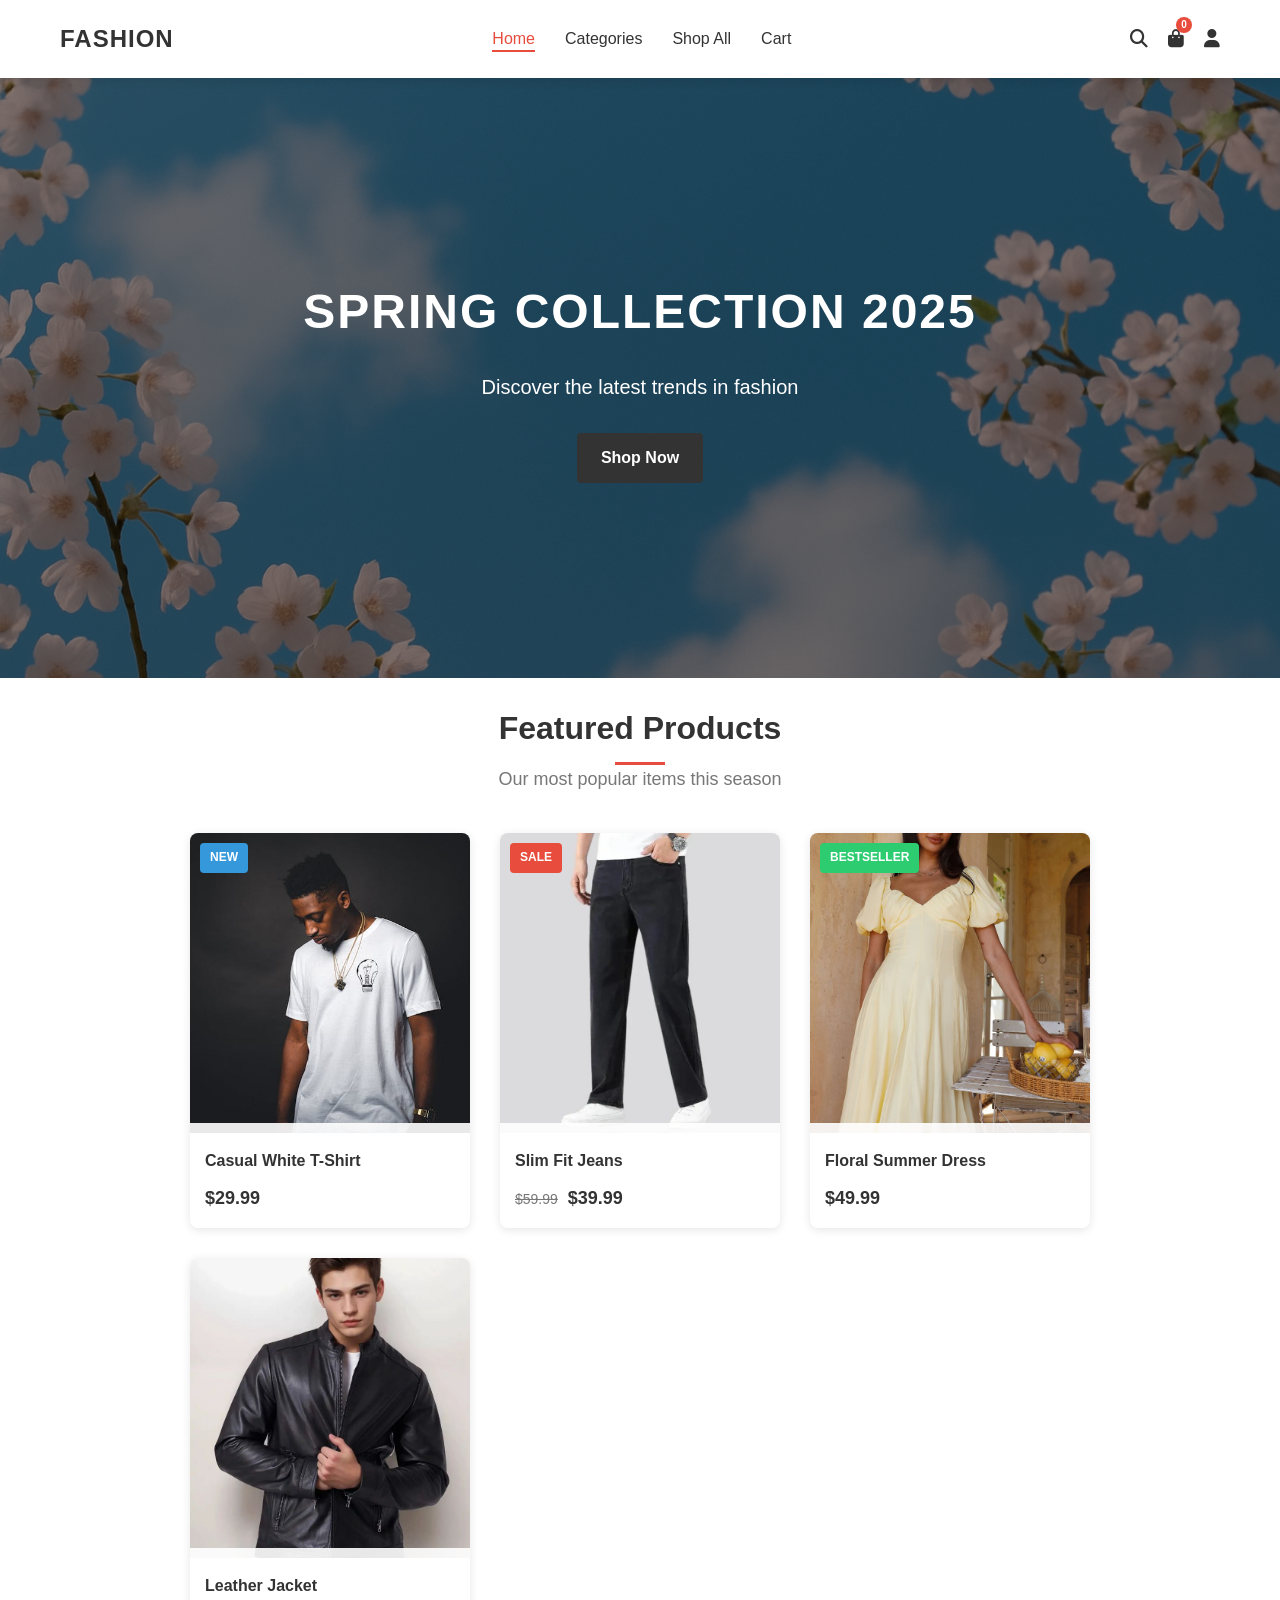
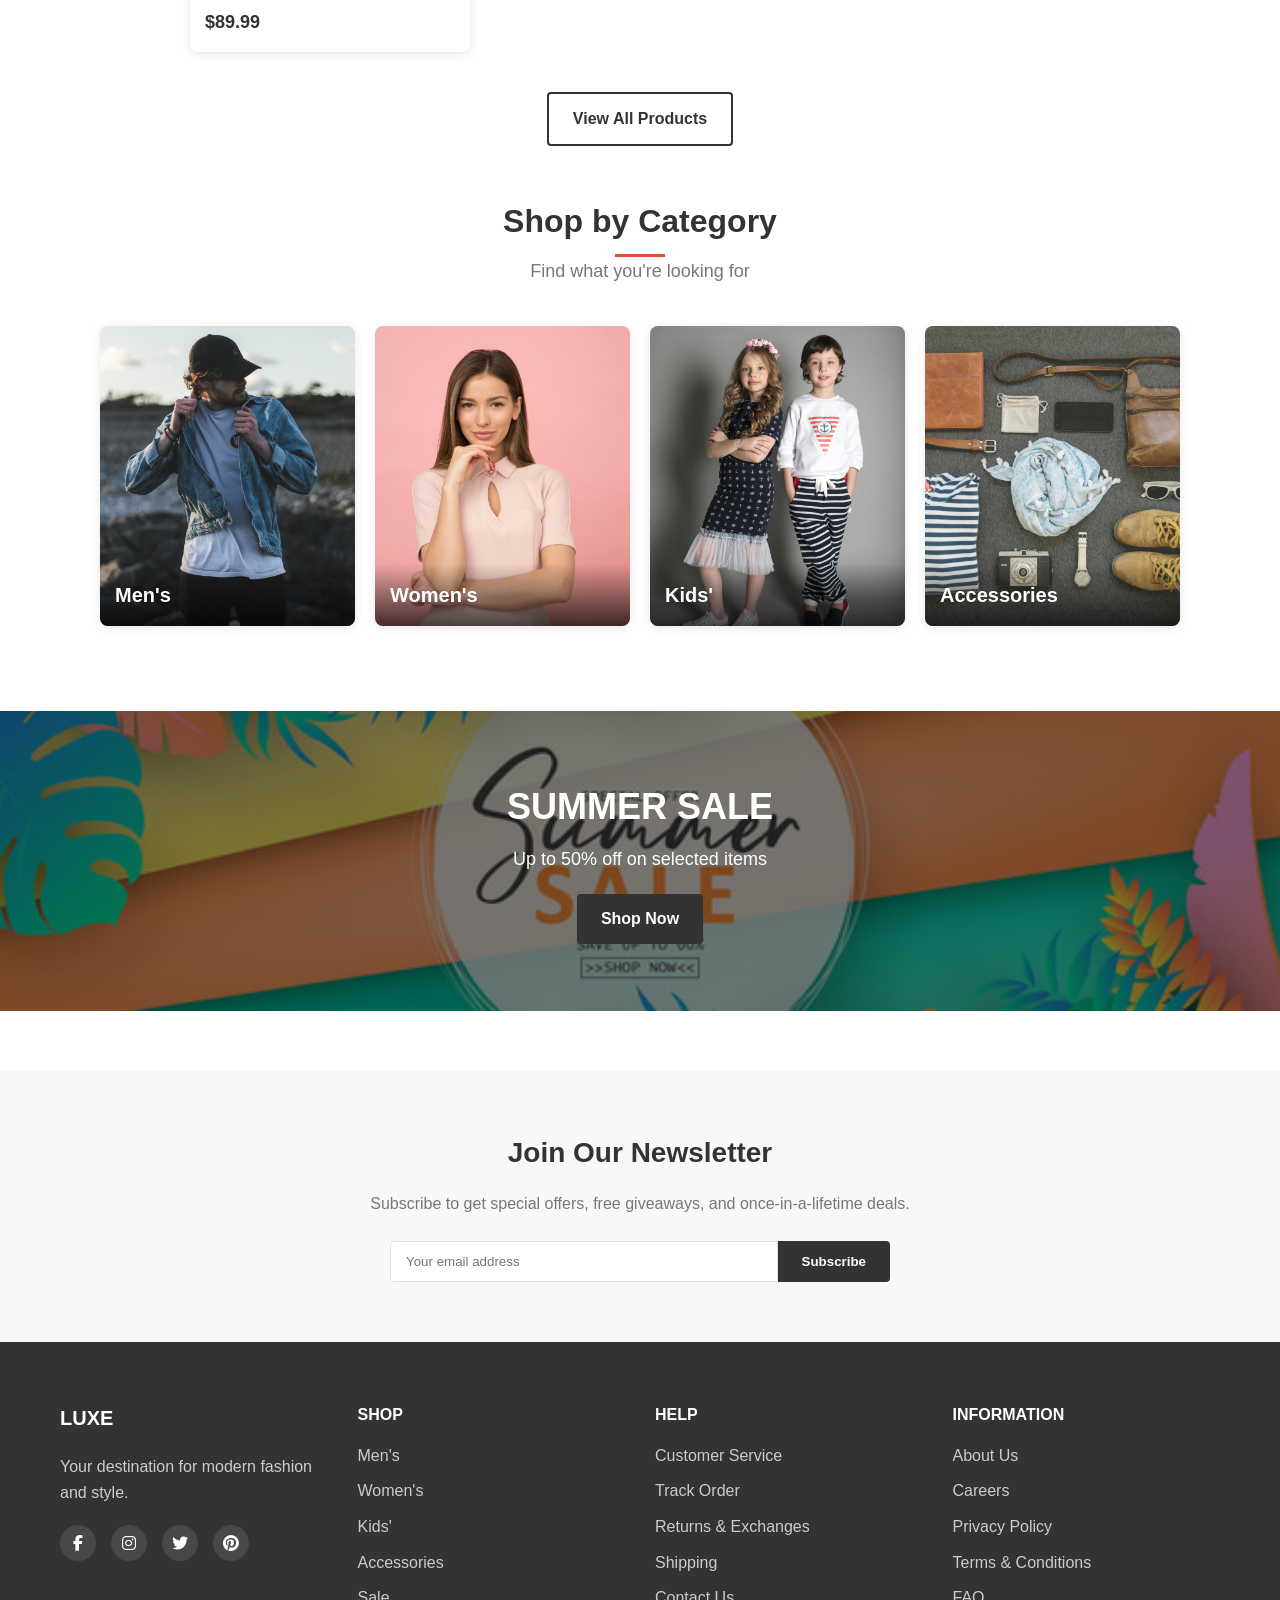
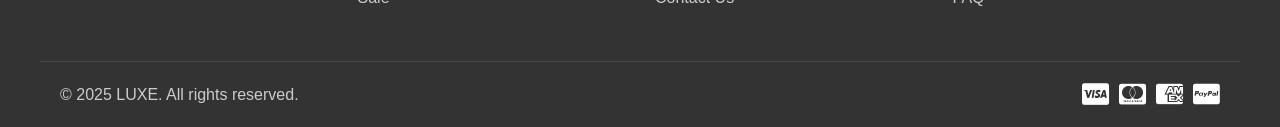
<file: Modern Frontend Final/index.html>
<!DOCTYPE html>
<html lang="en">
<head>
    <meta charset="UTF-8">
    <meta name="viewport" content="width=device-width, initial-scale=1.0">
    <title>FASHION - Modern Clothing Store</title>
    <link rel="stylesheet" href="styles.css">
    <link rel="stylesheet" href="https://cdnjs.cloudflare.com/ajax/libs/font-awesome/6.4.0/css/all.min.css">
</head>
<body>
    <header>
        <nav class="navbar">
            <div class="logo">
                <a href="index.html">FASHION</a>
            </div>
            <div class="nav-links">
                <ul>
                    <li><a href="index.html" class="active">Home</a></li>
                    <li><a href="categories.html">Categories</a></li>
                    <li><a href="products.html">Shop All</a></li>
                    <li><a href="cart.html">Cart</a></li>
                </ul>
            </div>
            <div class="nav-icons">
                <a href="#" id="search-icon"><i class="fas fa-search"></i></a>
                <a href="cart.html"><i class="fas fa-shopping-bag"></i><span id="cart-count">0</span></a>
                <a href="login.html"><i class="fas fa-user"></i></a>
                <div class="hamburger">
                    <span></span>
                    <span></span>
                    <span></span>
                </div>
            </div>
        </nav>
        <div class="search-container">
            <input type="text" placeholder="Search for products...">
            <button><i class="fas fa-search"></i></button>
        </div>
    </header>

    <main>
        <!-- Hero Banner -->
        <section class="hero">
            <div class="hero-content">
                <h1>Spring Collection 2025</h1>
                <p>Discover the latest trends in fashion</p>
                <a href="products.html" class="btn">Shop Now</a>
            </div>
        </section>

        <!-- Featured Products -->
        <section class="featured-products">
            <div class="section-title">
                <h2>Featured Products</h2>
                <p>Our most popular items this season</p>
            </div>
            <div class="product-grid">
                <div class="product-card">
                    <div class="product-image">
                        <img src="images/products/mens/white-tshirt.jpg" alt="Casual White T-Shirt">
                        <div class="product-tags">
                            <span class="tag new">New</span>
                        </div>
                        <div class="product-actions">
                            <button class="add-to-cart" data-id="1"><i class="fas fa-shopping-bag"></i></button>
                            <button class="quick-view" data-id="1"><i class="fas fa-eye"></i></button>
                        </div>
                    </div>
                    <div class="product-info">
                        <h3>Casual White T-Shirt</h3>
                        <div class="product-price">$29.99</div>
                    </div>
                </div>
                <div class="product-card">
                    <div class="product-image">
                        <img src="images/products/mens/black-jeans.jpg" alt="Slim Fit Jeans">
                        <div class="product-tags">
                            <span class="tag sale">Sale</span>
                        </div>
                        <div class="product-actions">
                            <button class="add-to-cart" data-id="2"><i class="fas fa-shopping-bag"></i></button>
                            <button class="quick-view" data-id="2"><i class="fas fa-eye"></i></button>
                        </div>
                    </div>
                    <div class="product-info">
                        <h3>Slim Fit Jeans</h3>
                        <div class="product-price"><span class="original-price">$59.99</span> $39.99</div>
                    </div>
                </div>
                <div class="product-card">
                    <div class="product-image">
                        <img src="images/products/womens/summer-dress.jpg" alt="Floral Summer Dress">
                        <div class="product-tags">
                            <span class="tag bestseller">Bestseller</span>
                        </div>
                        <div class="product-actions">
                            <button class="add-to-cart" data-id="3"><i class="fas fa-shopping-bag"></i></button>
                            <button class="quick-view" data-id="3"><i class="fas fa-eye"></i></button>
                        </div>
                    </div>
                    <div class="product-info">
                        <h3>Floral Summer Dress</h3>
                        <div class="product-price">$49.99</div>
                    </div>
                </div>
                <div class="product-card">
                    <div class="product-image">
                        <img src="images/products/mens/leather-jacket.jpg" alt="Leather Jacket">
                        <div class="product-actions">
                            <button class="add-to-cart" data-id="4"><i class="fas fa-shopping-bag"></i></button>
                            <button class="quick-view" data-id="4"><i class="fas fa-eye"></i></button>
                        </div>
                    </div>
                    <div class="product-info">
                        <h3>Leather Jacket</h3>
                        <div class="product-price">$89.99</div>
                    </div>
                </div>
            </div>
            <div class="view-more">
                <a href="products.html" class="btn btn-outline">View All Products</a>
            </div>
        </section>

        <!-- Categories Section -->
        <section class="categories-section">
            <div class="section-title">
                <h2>Shop by Category</h2>
                <p>Find what you're looking for</p>
            </div>
            <div class="categories-grid">
                <a href="products.html?category=mens" class="category-card">
                    <img src="images/categories/mens-banner.jpg" alt="Men's Clothing">
                    <div class="category-info">
                        <h3>Men's</h3>
                    </div>
                </a>
                <a href="products.html?category=womens" class="category-card">
                    <img src="images/categories/womens-banner.jpg" alt="Women's Clothing">
                    <div class="category-info">
                        <h3>Women's</h3>
                    </div>
                </a>
                <a href="products.html?category=kids" class="category-card">
                    <img src="images/categories/kids-banner.jpg" alt="Kids' Clothing">
                    <div class="category-info">
                        <h3>Kids'</h3>
                    </div>
                </a>
                <a href="products.html?category=accessories" class="category-card">
                    <img src="images/categories/accessories-banner.jpg" alt="Accessories">
                    <div class="category-info">
                        <h3>Accessories</h3>
                    </div>
                </a>
            </div>
        </section>

        <!-- Promotional Banner -->
        <section class="promo-banner">
            <div class="promo-content">
                <h2>Summer Sale</h2>
                <p>Up to 50% off on selected items</p>
                <a href="products.html?sale=true" class="btn">Shop Now</a>
            </div>
        </section>

        <!-- Newsletter -->
        <section class="newsletter">
            <div class="newsletter-content">
                <h2>Join Our Newsletter</h2>
                <p>Subscribe to get special offers, free giveaways, and once-in-a-lifetime deals.</p>
                <div class="newsletter-form">
                    <input type="email" placeholder="Your email address">
                    <button class="btn">Subscribe</button>
                </div>
            </div>
        </section>
    </main>

    <footer>
        <div class="footer-container">
            <div class="footer-column">
                <h3>LUXE</h3>
                <p>Your destination for modern fashion and style.</p>
                <div class="social-icons">
                    <a href="#"><i class="fab fa-facebook-f"></i></a>
                    <a href="#"><i class="fab fa-instagram"></i></a>
                    <a href="#"><i class="fab fa-twitter"></i></a>
                    <a href="#"><i class="fab fa-pinterest"></i></a>
                </div>
            </div>
            <div class="footer-column">
                <h4>Shop</h4>
                <ul>
                    <li><a href="products.html?category=mens">Men's</a></li>
                    <li><a href="products.html?category=womens">Women's</a></li>
                    <li><a href="products.html?category=kids">Kids'</a></li>
                    <li><a href="products.html?category=accessories">Accessories</a></li>
                    <li><a href="products.html?sale=true">Sale</a></li>
                </ul>
            </div>
            <div class="footer-column">
                <h4>Help</h4>
                <ul>
                    <li><a href="#">Customer Service</a></li>
                    <li><a href="#">Track Order</a></li>
                    <li><a href="#">Returns & Exchanges</a></li>
                    <li><a href="#">Shipping</a></li>
                    <li><a href="#">Contact Us</a></li>
                </ul>
            </div>
            <div class="footer-column">
                <h4>Information</h4>
                <ul>
                    <li><a href="#">About Us</a></li>
                    <li><a href="#">Careers</a></li>
                    <li><a href="#">Privacy Policy</a></li>
                    <li><a href="#">Terms & Conditions</a></li>
                    <li><a href="#">FAQ</a></li>
                </ul>
            </div>
        </div>
        <div class="footer-bottom">
            <p>&copy; 2025 LUXE. All rights reserved.</p>
            <div class="payment-icons">
                <i class="fab fa-cc-visa"></i>
                <i class="fab fa-cc-mastercard"></i>
                <i class="fab fa-cc-amex"></i>
                <i class="fab fa-cc-paypal"></i>
            </div>
        </div>
    </footer>

    <!-- Quick View Modal -->
    <div class="modal" id="quick-view-modal">
        <div class="modal-content">
            <span class="close-modal">&times;</span>
            <div class="product-quick-view">
                <div class="product-quick-view-image">
                    <img src="images/products/mens/white-tshirt.jpg" alt="Product Image">
                </div>
                <div class="product-quick-view-details">
                    <h2 id="modal-product-title">Product Title</h2>
                    <div class="product-price" id="modal-product-price">$0.00</div>
                    <p class="product-description" id="modal-product-description">
                        Product description will appear here.
                    </p>
                    <div class="product-options">
                        <div class="size-options">
                            <h4>Size:</h4>
                            <div class="size-selector">
                                <button class="size-btn">S</button>
                                <button class="size-btn">M</button>
                                <button class="size-btn">L</button>
                                <button class="size-btn">XL</button>
                            </div>
                        </div>
                        <div class="quantity-selector">
                            <h4>Quantity:</h4>
                            <div class="quantity-controls">
                                <button class="quantity-btn minus">-</button>
                                <input type="number" value="1" min="1" max="10">
                                <button class="quantity-btn plus">+</button>
                            </div>
                        </div>
                    </div>
                    <button class="btn add-to-cart-btn" id="modal-add-to-cart">Add to Cart</button>
                    <a href="products.html" class="btn btn-outline view-details-btn">View Full Details</a>
                </div>
            </div>
        </div>
    </div>

    <script src="script.js"></script>
</body>
</html>
</file>
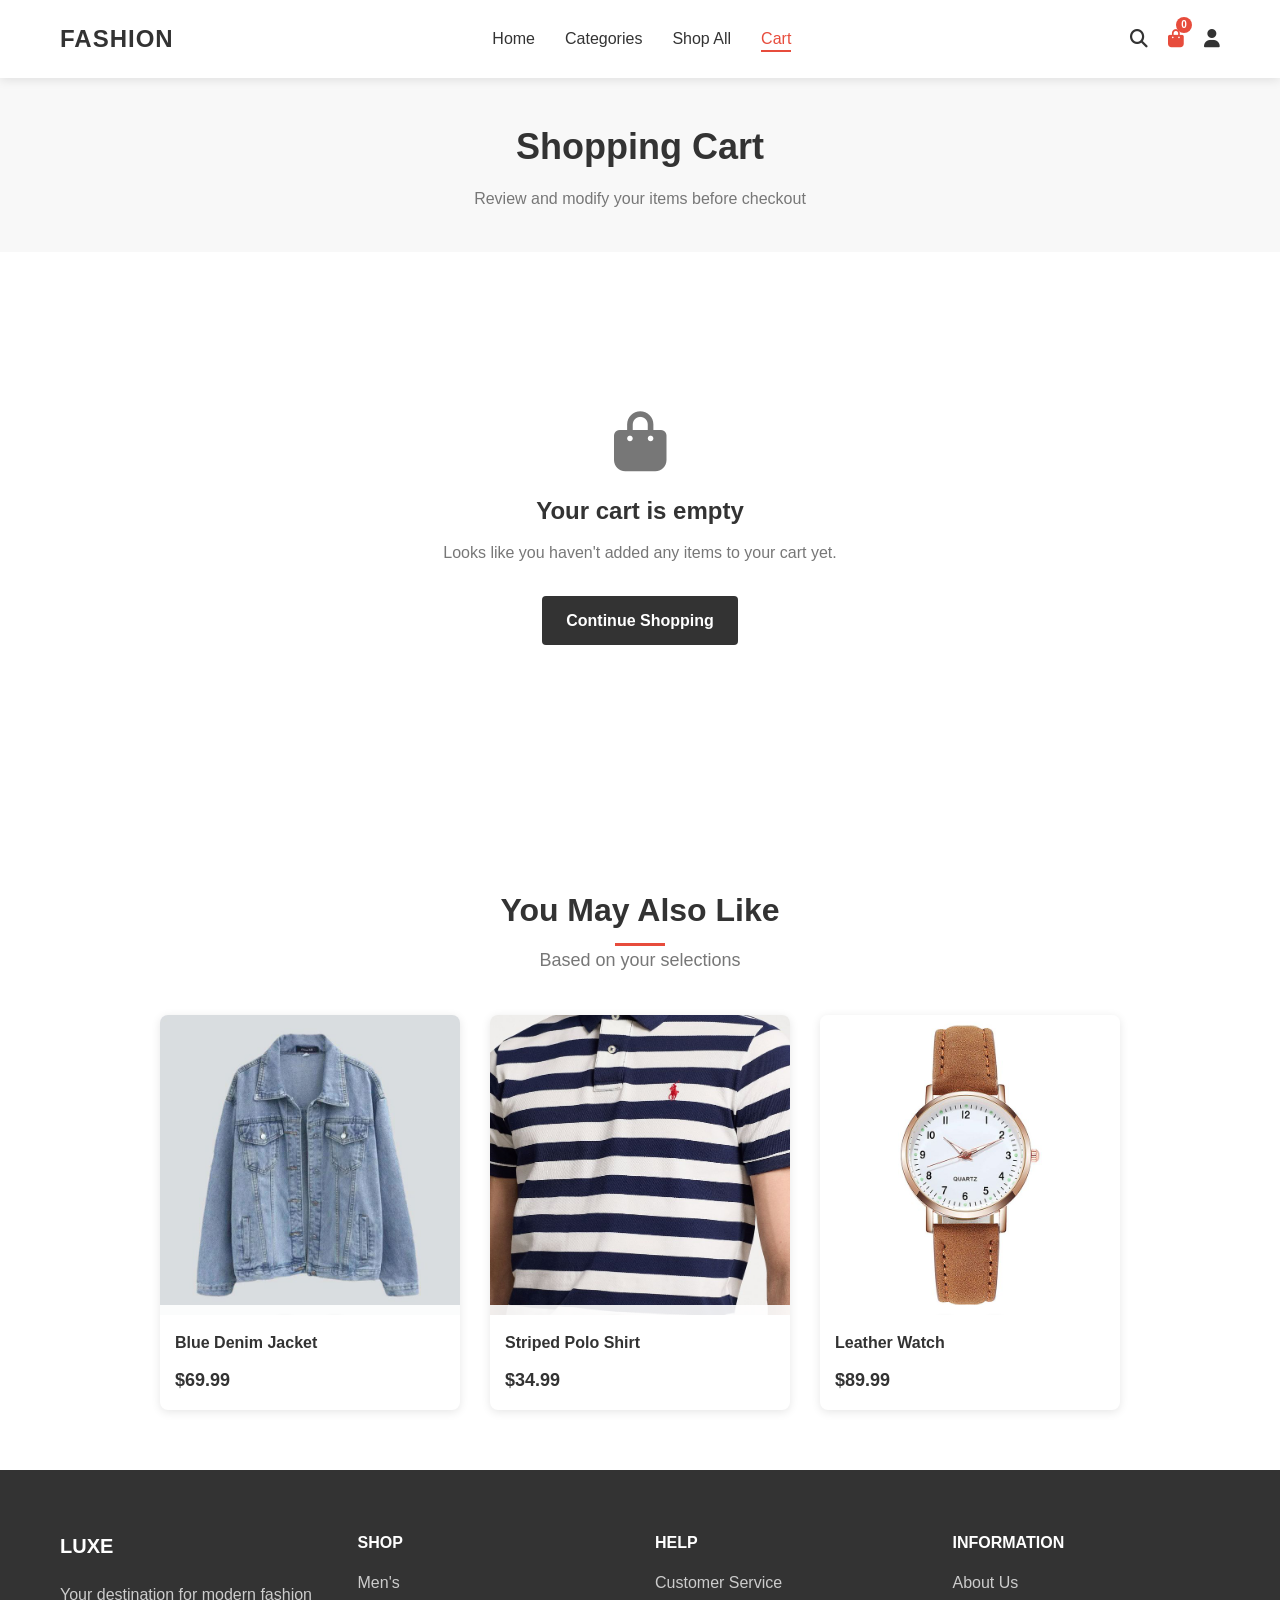
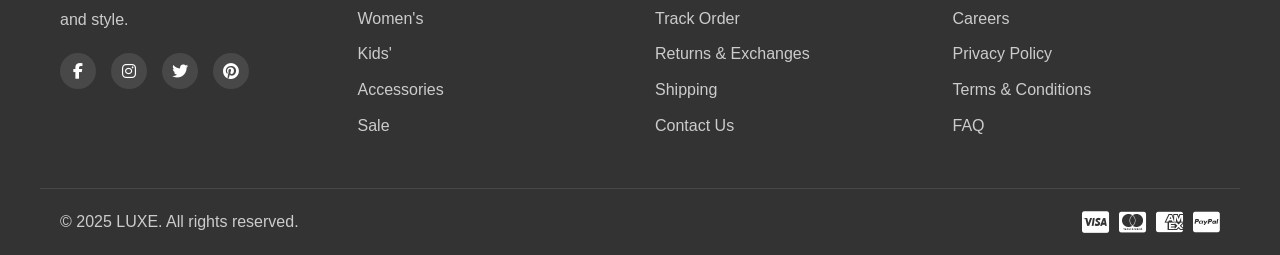
<file: Modern Frontend Final/cart.html>
<!DOCTYPE html>
<html lang="en">
<head>
    <meta charset="UTF-8">
    <meta name="viewport" content="width=device-width, initial-scale=1.0">
    <title>Shopping Cart - FASHION</title>
    <link rel="stylesheet" href="styles.css">
    <link rel="stylesheet" href="https://cdnjs.cloudflare.com/ajax/libs/font-awesome/6.4.0/css/all.min.css">
</head>
<body>
    <header>
        <nav class="navbar">
            <div class="logo">
                <a href="index.html">FASHION</a>
            </div>
            <div class="nav-links">
                <ul>
                    <li><a href="index.html">Home</a></li>
                    <li><a href="categories.html">Categories</a></li>
                    <li><a href="products.html">Shop All</a></li>
                    <li><a href="cart.html" class="active">Cart</a></li>
                </ul>
            </div>
            <div class="nav-icons">
                <a href="#" id="search-icon"><i class="fas fa-search"></i></a>
                <a href="cart.html" class="active"><i class="fas fa-shopping-bag"></i><span id="cart-count">0</span></a>
                <a href="login.html"><i class="fas fa-user"></i></a>
                <div class="hamburger">
                    <span></span>
                    <span></span>
                    <span></span>
                </div>
            </div>
        </nav>
        <div class="search-container">
            <input type="text" placeholder="Search for products...">
            <button><i class="fas fa-search"></i></button>
        </div>
    </header>

    <main>
        <section class="page-header">
            <div class="container">
                <h1>Shopping Cart</h1>
                <p>Review and modify your items before checkout</p>
            </div>
        </section>

        <section class="cart-section">
            <div class="container">
                <div id="empty-cart" class="empty-cart">
                    <i class="fas fa-shopping-bag"></i>
                    <h2>Your cart is empty</h2>
                    <p>Looks like you haven't added any items to your cart yet.</p>
                    <a href="products.html" class="btn">Continue Shopping</a>
                </div>

                <div id="cart-content" class="cart-content">
                    <div class="cart-items">
                        <div class="cart-header">
                            <div class="cart-header-product">Product</div>
                            <div class="cart-header-price">Price</div>
                            <div class="cart-header-quantity">Quantity</div>
                            <div class="cart-header-total">Total</div>
                            <div class="cart-header-actions"></div>
                        </div>
                        
                        <div class="cart-item" data-id="m1">
                            <div class="cart-item-product">
                                <img src="images/products/mens/white-tshirt.jpg" alt="Classic White T-Shirt">
                                <div class="cart-item-details">
                                    <h3>Classic White T-Shirt</h3>
                                    <p>Size: M | Color: White</p>
                                </div>
                            </div>
                            <div class="cart-item-price">$29.99</div>
                            <div class="cart-item-quantity">
                                <div class="quantity-controls">
                                    <button class="quantity-btn minus">-</button>
                                    <input type="number" value="1" min="1" max="10">
                                    <button class="quantity-btn plus">+</button>
                                </div>
                            </div>
                            <div class="cart-item-total">$29.99</div>
                            <div class="cart-item-actions">
                                <button class="remove-item"><i class="fas fa-trash"></i></button>
                            </div>
                        </div>
                        
                        <div class="cart-item" data-id="w1">
                            <div class="cart-item-product">
                                <img src="images/products/womens/summer-dress.jpg" alt="Floral Summer Dress">
                                <div class="cart-item-details">
                                    <h3>Floral Summer Dress</h3>
                                    <p>Size: S | Color: Blue</p>
                                </div>
                            </div>
                            <div class="cart-item-price">$49.99</div>
                            <div class="cart-item-quantity">
                                <div class="quantity-controls">
                                    <button class="quantity-btn minus">-</button>
                                    <input type="number" value="1" min="1" max="10">
                                    <button class="quantity-btn plus">+</button>
                                </div>
                            </div>
                            <div class="cart-item-total">$49.99</div>
                            <div class="cart-item-actions">
                                <button class="remove-item"><i class="fas fa-trash"></i></button>
                            </div>
                        </div>
                    </div>
                    
                    <div class="cart-summary">
                        <div class="cart-promo">
                            <h3>Promo Code</h3>
                            <div class="promo-input">
                                <input type="text" placeholder="Enter promo code">
                                <button class="btn btn-outline">Apply</button>
                            </div>
                        </div>
                        
                        <div class="cart-totals">
                            <h3>Order Summary</h3>
                            <div class="cart-total-row">
                                <span>Subtotal</span>
                                <span id="cart-subtotal">$79.98</span>
                            </div>
                            <div class="cart-total-row">
                                <span>Shipping</span>
                                <span id="cart-shipping">$5.99</span>
                            </div>
                            <div class="cart-total-row">
                                <span>Tax</span>
                                <span id="cart-tax">$8.60</span>
                            </div>
                            <div class="cart-total-row total">
                                <span>Total</span>
                                <span id="cart-total">$94.57</span>
                            </div>
                            <a href="checkout.html" class="btn btn-full">Proceed to Checkout</a>
                            <a href="products.html" class="continue-shopping">Continue Shopping</a>
                        </div>
                    </div>
                </div>
            </div>
        </section>
        
        <section class="recommended-products">
            <div class="container">
                <div class="section-title">
                    <h2>You May Also Like</h2>
                    <p>Based on your selections</p>
                </div>
                <div class="product-grid">
                    <div class="product-card">
                        <div class="product-image">
                            <img src="images\recomended-products\blue-denim-jacket.jpg" alt="Blue Denim Jacket">
                            <div class="product-actions">
                                <button class="add-to-cart" data-id="r1"><i class="fas fa-shopping-bag"></i></button>
                                <button class="quick-view" data-id="r1"><i class="fas fa-eye"></i></button>
                            </div>
                        </div>
                        <div class="product-info">
                            <h3>Blue Denim Jacket</h3>
                            <div class="product-price">$69.99</div>
                        </div>
                    </div>
                    
                    <div class="product-card">
                        <div class="product-image">
                            <img src="images\products\mens\stribbed-polo.jpg" alt="Striped Polo Shirt">
                            <div class="product-actions">
                                <button class="add-to-cart" data-id="r2"><i class="fas fa-shopping-bag"></i></button>
                                <button class="quick-view" data-id="r2"><i class="fas fa-eye"></i></button>
                            </div>
                        </div>
                        <div class="product-info">
                            <h3>Striped Polo Shirt</h3>
                            <div class="product-price">$34.99</div>
                        </div>
                    </div>
                    
                    <div class="product-card">
                        <div class="product-image">
                            <img src="images\products\accessories\leather-watch.jpg" alt="Leather Watch">
                            <div class="product-actions">
                                <button class="add-to-cart" data-id="r4"><i class="fas fa-shopping-bag"></i></button>
                                <button class="quick-view" data-id="r4"><i class="fas fa-eye"></i></button>
                            </div>
                        </div>
                        <div class="product-info">
                            <h3>Leather Watch</h3>
                            <div class="product-price">$89.99</div>
                        </div>
                    </div>
                </div>
            </div>
        </section>
    </main>

    <footer>
        <div class="footer-container">
            <div class="footer-column">
                <h3>LUXE</h3>
                <p>Your destination for modern fashion and style.</p>
                <div class="social-icons">
                    <a href="#"><i class="fab fa-facebook-f"></i></a>
                    <a href="#"><i class="fab fa-instagram"></i></a>
                    <a href="#"><i class="fab fa-twitter"></i></a>
                    <a href="#"><i class="fab fa-pinterest"></i></a>
                </div>
            </div>
            <div class="footer-column">
                <h4>Shop</h4>
                <ul>
                    <li><a href="products.html?category=mens">Men's</a></li>
                    <li><a href="products.html?category=womens">Women's</a></li>
                    <li><a href="products.html?category=kids">Kids'</a></li>
                    <li><a href="products.html?category=accessories">Accessories</a></li>
                    <li><a href="products.html?sale=true">Sale</a></li>
                </ul>
            </div>
            <div class="footer-column">
                <h4>Help</h4>
                <ul>
                    <li><a href="#">Customer Service</a></li>
                    <li><a href="#">Track Order</a></li>
                    <li><a href="#">Returns & Exchanges</a></li>
                    <li><a href="#">Shipping</a></li>
                    <li><a href="#">Contact Us</a></li>
                </ul>
            </div>
            <div class="footer-column">
                <h4>Information</h4>
                <ul>
                    <li><a href="#">About Us</a></li>
                    <li><a href="#">Careers</a></li>
                    <li><a href="#">Privacy Policy</a></li>
                    <li><a href="#">Terms & Conditions</a></li>
                    <li><a href="#">FAQ</a></li>
                </ul>
            </div>
        </div>
        <div class="footer-bottom">
            <p>&copy; 2025 LUXE. All rights reserved.</p>
            <div class="payment-icons">
                <i class="fab fa-cc-visa"></i>
                <i class="fab fa-cc-mastercard"></i>
                <i class="fab fa-cc-amex"></i>
                <i class="fab fa-cc-paypal"></i>
            </div>
        </div>
    </footer>

    <script src="script.js"></script>
</body>
</html>
</file>
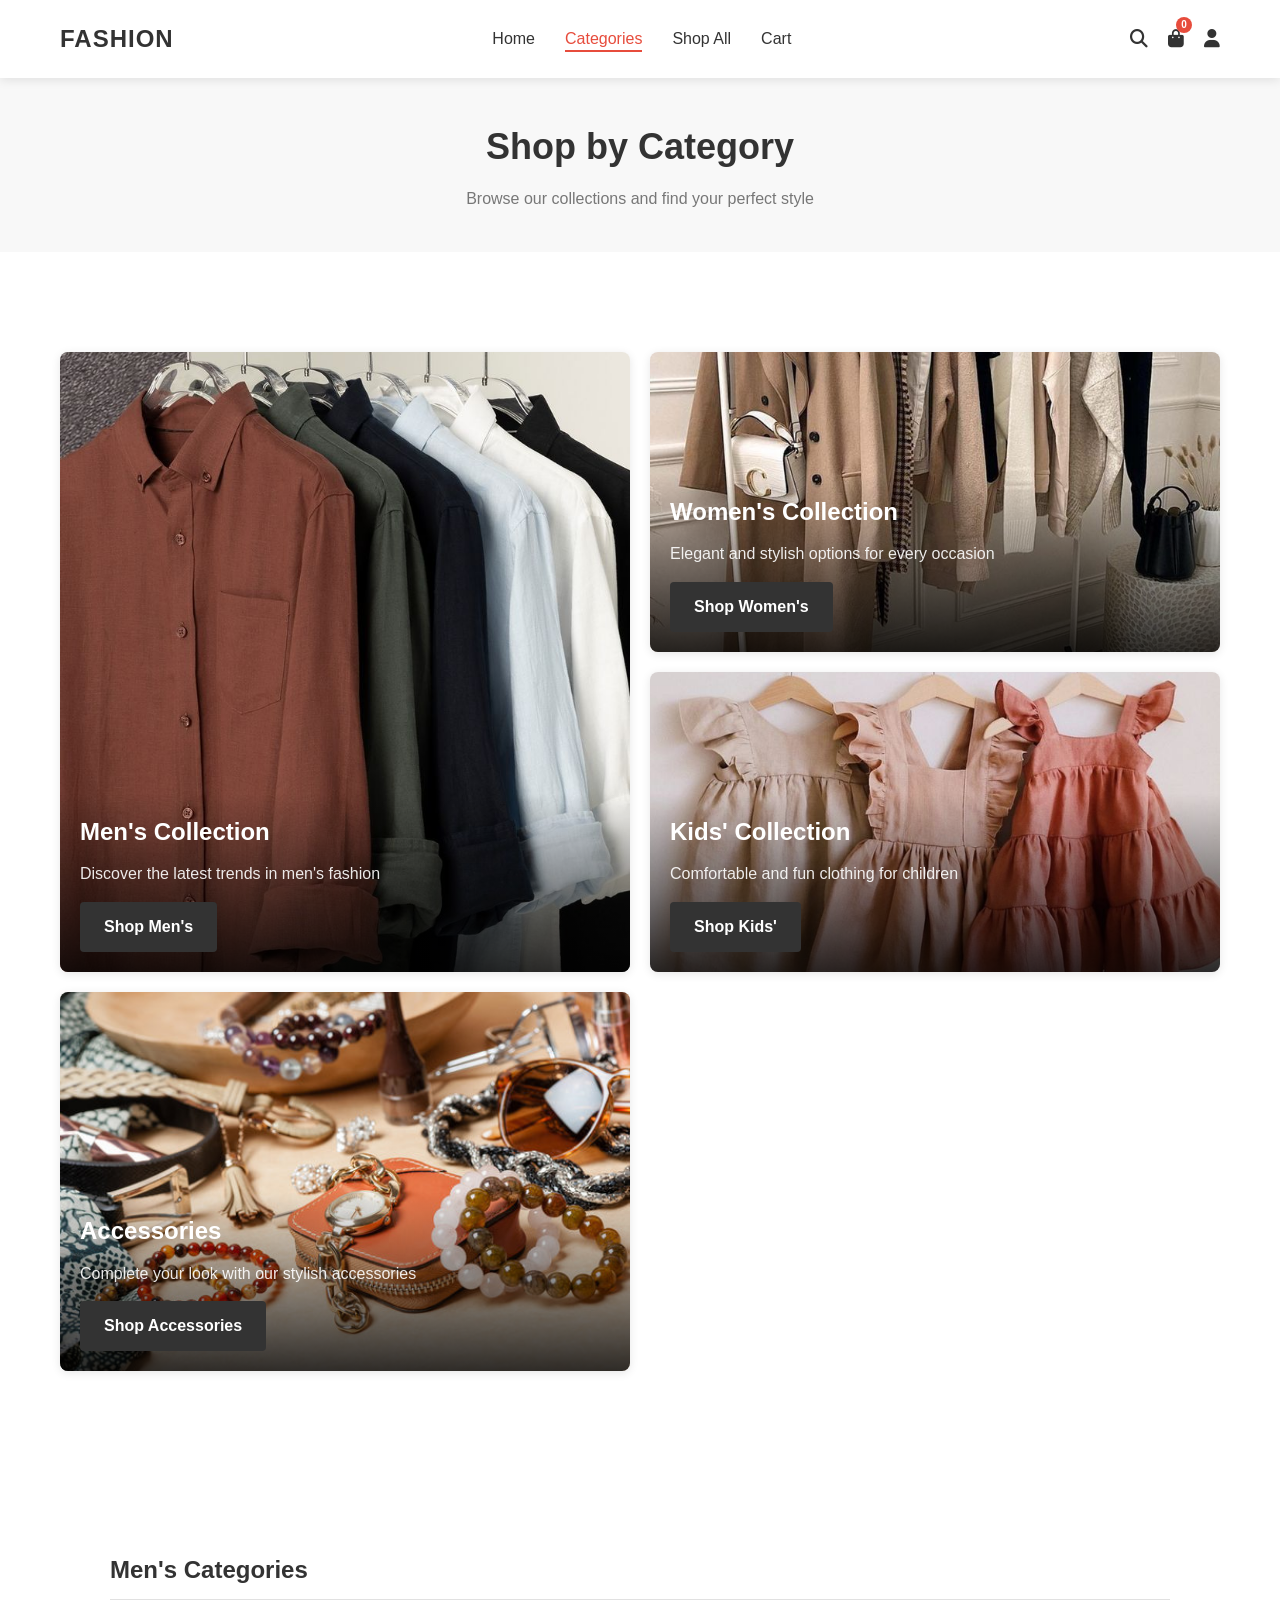
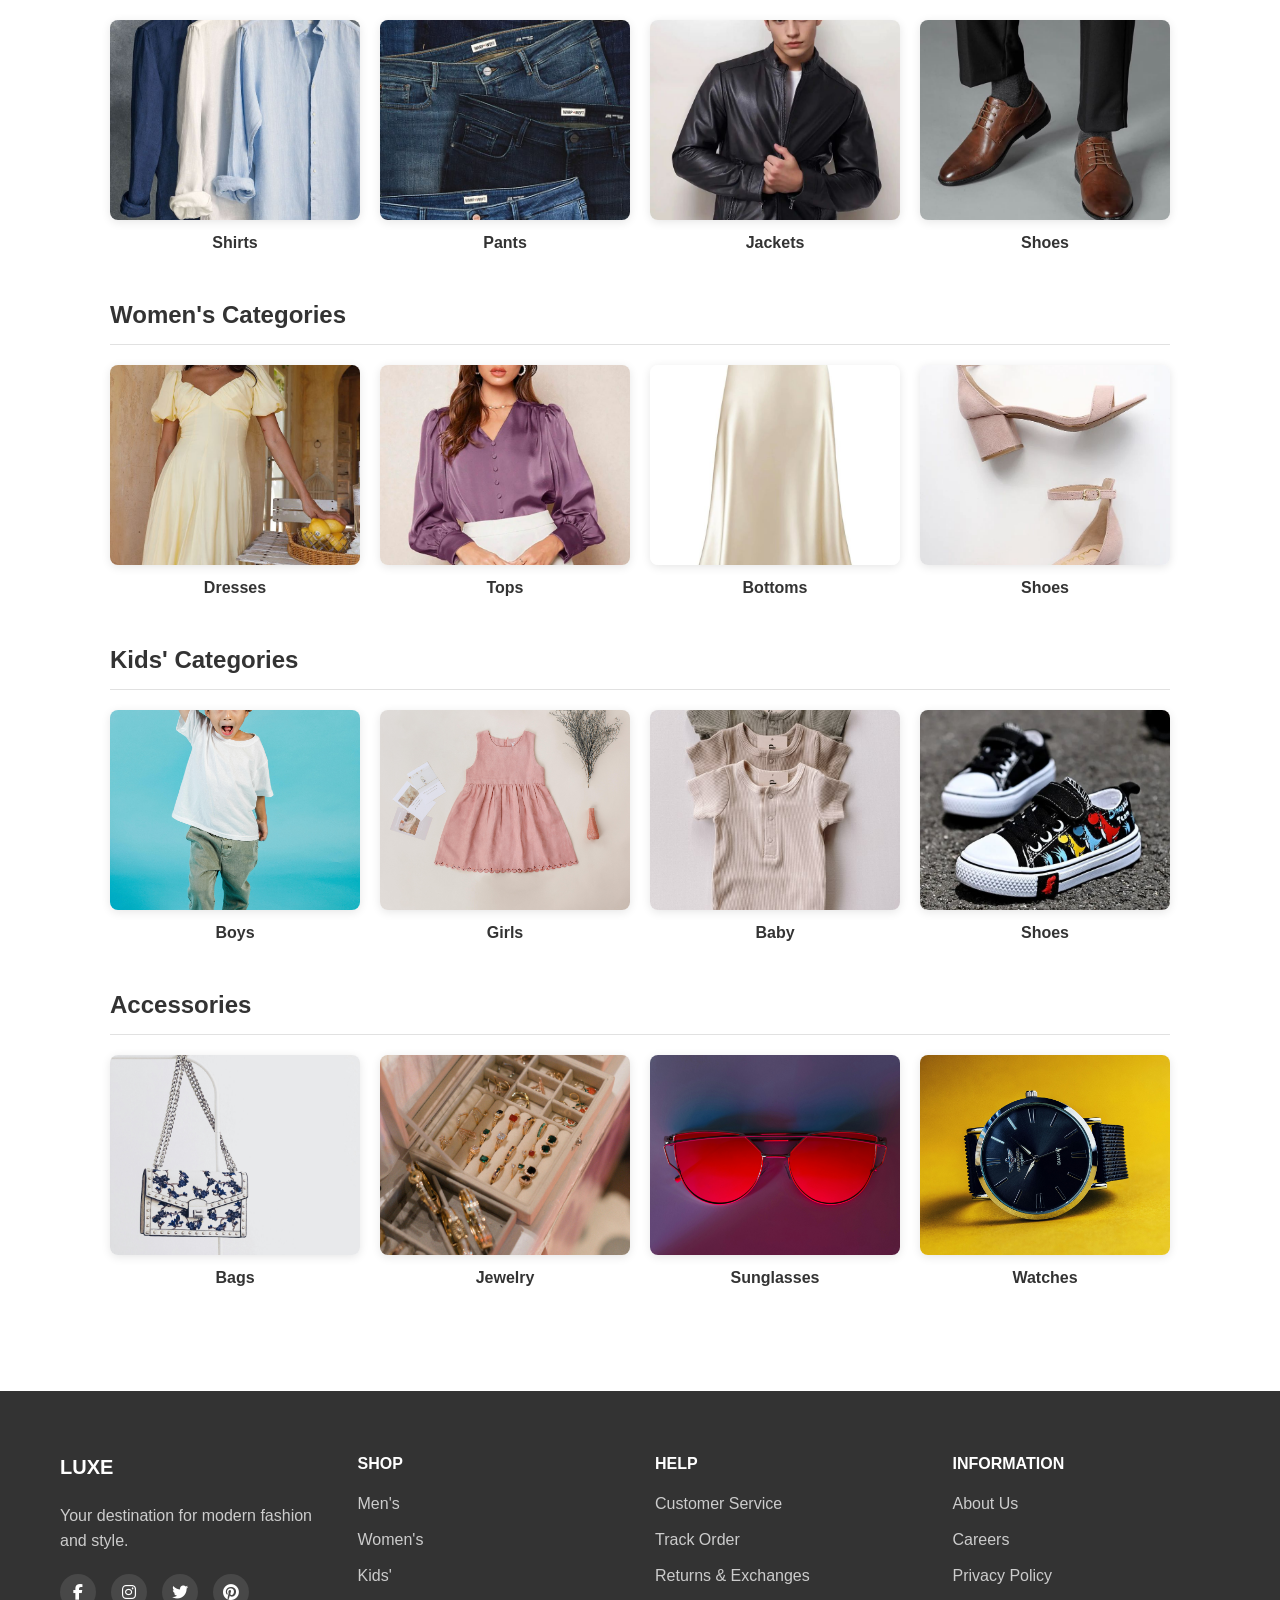
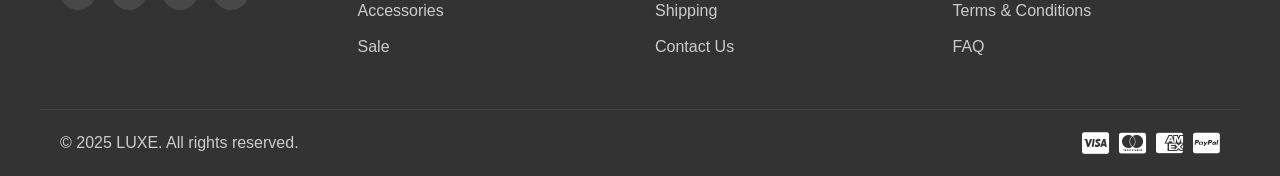
<file: Modern Frontend Final/categories.html>
<!DOCTYPE html>
<html lang="en">
<head>
    <meta charset="UTF-8">
    <meta name="viewport" content="width=device-width, initial-scale=1.0">
    <title>Categories - FASHION</title>
    <link rel="stylesheet" href="styles.css">
    <link rel="stylesheet" href="https://cdnjs.cloudflare.com/ajax/libs/font-awesome/6.4.0/css/all.min.css">
</head>
<body>
    <header>
        <nav class="navbar">
            <div class="logo">
                <a href="index.html">FASHION</a>
            </div>
            <div class="nav-links">
                <ul>
                    <li><a href="index.html">Home</a></li>
                    <li><a href="categories.html" class="active">Categories</a></li>
                    <li><a href="products.html">Shop All</a></li>
                    <li><a href="cart.html">Cart</a></li>
                </ul>
            </div>
            <div class="nav-icons">
                <a href="#" id="search-icon"><i class="fas fa-search"></i></a>
                <a href="cart.html"><i class="fas fa-shopping-bag"></i><span id="cart-count">0</span></a>
                <a href="login.html"><i class="fas fa-user"></i></a>
                <div class="hamburger">
                    <span></span>
                    <span></span>
                    <span></span>
                </div>
            </div>
        </nav>
        <div class="search-container">
            <input type="text" placeholder="Search for products...">
            <button><i class="fas fa-search"></i></button>
        </div>
    </header>

    <main>
        <section class="page-header">
            <div class="container">
                <h1>Shop by Category</h1>
                <p>Browse our collections and find your perfect style</p>
            </div>
        </section>

        <section class="categories-showcase">
            <div class="container">
                <div class="category-showcase-grid">
                    <div class="category-showcase-item large">
                        <img src="images\products\collections\mens.jpg" alt="Men's Collection">
                        <div class="category-showcase-content">
                            <h2>Men's Collection</h2>
                            <p>Discover the latest trends in men's fashion</p>
                            <a href="products.html?category=mens" class="btn">Shop Men's</a>
                        </div>
                    </div>
                    <div class="category-showcase-item">
                        <img src="images\products\collections\womens.jpg" alt="Women's Collection">
                        <div class="category-showcase-content">
                            <h2>Women's Collection</h2>
                            <p>Elegant and stylish options for every occasion</p>
                            <a href="products.html?category=womens" class="btn">Shop Women's</a>
                        </div>
                    </div>
                    <div class="category-showcase-item">
                        <img src="images\products\collections\kids.jpg" alt="Kids' Collection">
                        <div class="category-showcase-content">
                            <h2>Kids' Collection</h2>
                            <p>Comfortable and fun clothing for children</p>
                            <a href="products.html?category=kids" class="btn">Shop Kids'</a>
                        </div>
                    </div>
                    <div class="category-showcase-item">
                        <img src="images/products/accessories/bg.jpg"alt="Accessories Collection">
                        <div class="category-showcase-content">
                            <h2>Accessories</h2>
                            <p>Complete your look with our stylish accessories</p>
                            <a href="products.html?category=accessories" class="btn">Shop Accessories</a>
                        </div>
                    </div>
                </div>
            </div>
        </section>

        <section class="subcategories">
            <div class="container">
                <h2>Men's Categories</h2>
                <div class="subcategory-grid">
                    <div class="subcategory-card">
                        <img src="images\products\mens\mens shirts.jpg" alt="Men's Shirts">
                        <h3>Shirts</h3>
                    </div>
                    <div class="subcategory-card">
                        <img src="images\products\mens\mens pants.jpg" alt="Men's Pants">
                        <h3>Pants</h3>
                    </div>
                    <div class="subcategory-card">
                        <img src="images/products/mens/leather-jacket.jpg" alt="Men's Jackets">
                        <h3>Jackets</h3>
                    </div>
                    <div class="subcategory-card">
                        <img src="images\products\mens\mens shoes.jpg" alt="Men's Shoes">
                        <h3>Shoes</h3>
                    </div>
                </div>

                <h2>Women's Categories</h2>
                <div class="subcategory-grid">
                    <div class="subcategory-card">
                        <img src="images/products/womens/summer-dress.jpg" alt="Women's Dresses">
                        <h3>Dresses</h3>
                    </div>
                    <div class="subcategory-card">
                        <img src="images/products/womens/blouse.jpg" alt="Women's Tops">
                        <h3>Tops</h3>
                    </div>
                    <div class="subcategory-card">
                        <img src="images\products\womens\skirt.jpg" alt="Women's Skirts">
                        <h3>Bottoms</h3>
                    </div>
                    <div class="subcategory-card">
                        <img src="images\products\womens\shoes women.jpg" alt="Women's Shoes">
                        <h3>Shoes</h3>
                    </div>
                </div>

                <h2>Kids' Categories</h2>
                <div class="subcategory-grid">
                    <div class="subcategory-card">
                        <img src="images/products/kids/tshirt.jpg" alt="Boys' Clothing">
                        <h3>Boys</h3>
                    </div>
                    <div class="subcategory-card">
                        <img src="images/products/kids/dress.jpg" alt="Girls' Clothing">
                        <h3>Girls</h3>
                    </div>
                    <div class="subcategory-card">
                        <img src="images\products\kids\baby.jpg" alt="Baby Clothing">
                        <h3>Baby</h3>
                    </div>
                    <div class="subcategory-card">
                        <img src="images\products\kids\kids shoes.jpg" alt="Kids' Shoes">
                        <h3>Shoes</h3>
                    </div>
                </div>

                <h2>Accessories</h2>
                <div class="subcategory-grid">
                    <div class="subcategory-card">
                        <img src="images/products/accessories/bag.jpg" alt="Bags">
                        <h3>Bags</h3>
                    </div>
                    <div class="subcategory-card">
                        <img src="images/products/accessories/jewelry.jpg" alt="Jewelry">
                        <h3>Jewelry</h3>
                    </div>
                    <div class="subcategory-card">
                        <img src="images/products/accessories/sunglasses.jpg" alt="Sunglasses">
                        <h3>Sunglasses</h3>
                    </div>
                    <div class="subcategory-card">
                        <img src="images/products/accessories/watch.jpg" alt="Watches">
                        <h3>Watches</h3>
                    </div>
                </div>
            </div>
        </section>
    </main>

    <footer>
        <div class="footer-container">
            <div class="footer-column">
                <h3>LUXE</h3>
                <p>Your destination for modern fashion and style.</p>
                <div class="social-icons">
                    <a href="#"><i class="fab fa-facebook-f"></i></a>
                    <a href="#"><i class="fab fa-instagram"></i></a>
                    <a href="#"><i class="fab fa-twitter"></i></a>
                    <a href="#"><i class="fab fa-pinterest"></i></a>
                </div>
            </div>
            <div class="footer-column">
                <h4>Shop</h4>
                <ul>
                    <li><a href="products.html?category=mens">Men's</a></li>
                    <li><a href="products.html?category=womens">Women's</a></li>
                    <li><a href="products.html?category=kids">Kids'</a></li>
                    <li><a href="products.html?category=accessories">Accessories</a></li>
                    <li><a href="products.html?sale=true">Sale</a></li>
                </ul>
            </div>
            <div class="footer-column">
                <h4>Help</h4>
                <ul>
                    <li><a href="#">Customer Service</a></li>
                    <li><a href="#">Track Order</a></li>
                    <li><a href="#">Returns & Exchanges</a></li>
                    <li><a href="#">Shipping</a></li>
                    <li><a href="#">Contact Us</a></li>
                </ul>
            </div>
            <div class="footer-column">
                <h4>Information</h4>
                <ul>
                    <li><a href="#">About Us</a></li>
                    <li><a href="#">Careers</a></li>
                    <li><a href="#">Privacy Policy</a></li>
                    <li><a href="#">Terms & Conditions</a></li>
                    <li><a href="#">FAQ</a></li>
                </ul>
            </div>
        </div>
        <div class="footer-bottom">
            <p>&copy; 2025 LUXE. All rights reserved.</p>
            <div class="payment-icons">
                <i class="fab fa-cc-visa"></i>
                <i class="fab fa-cc-mastercard"></i>
                <i class="fab fa-cc-amex"></i>
                <i class="fab fa-cc-paypal"></i>
            </div>
        </div>
    </footer>

    <script src="script.js"></script>
</body>
</html>
</file>
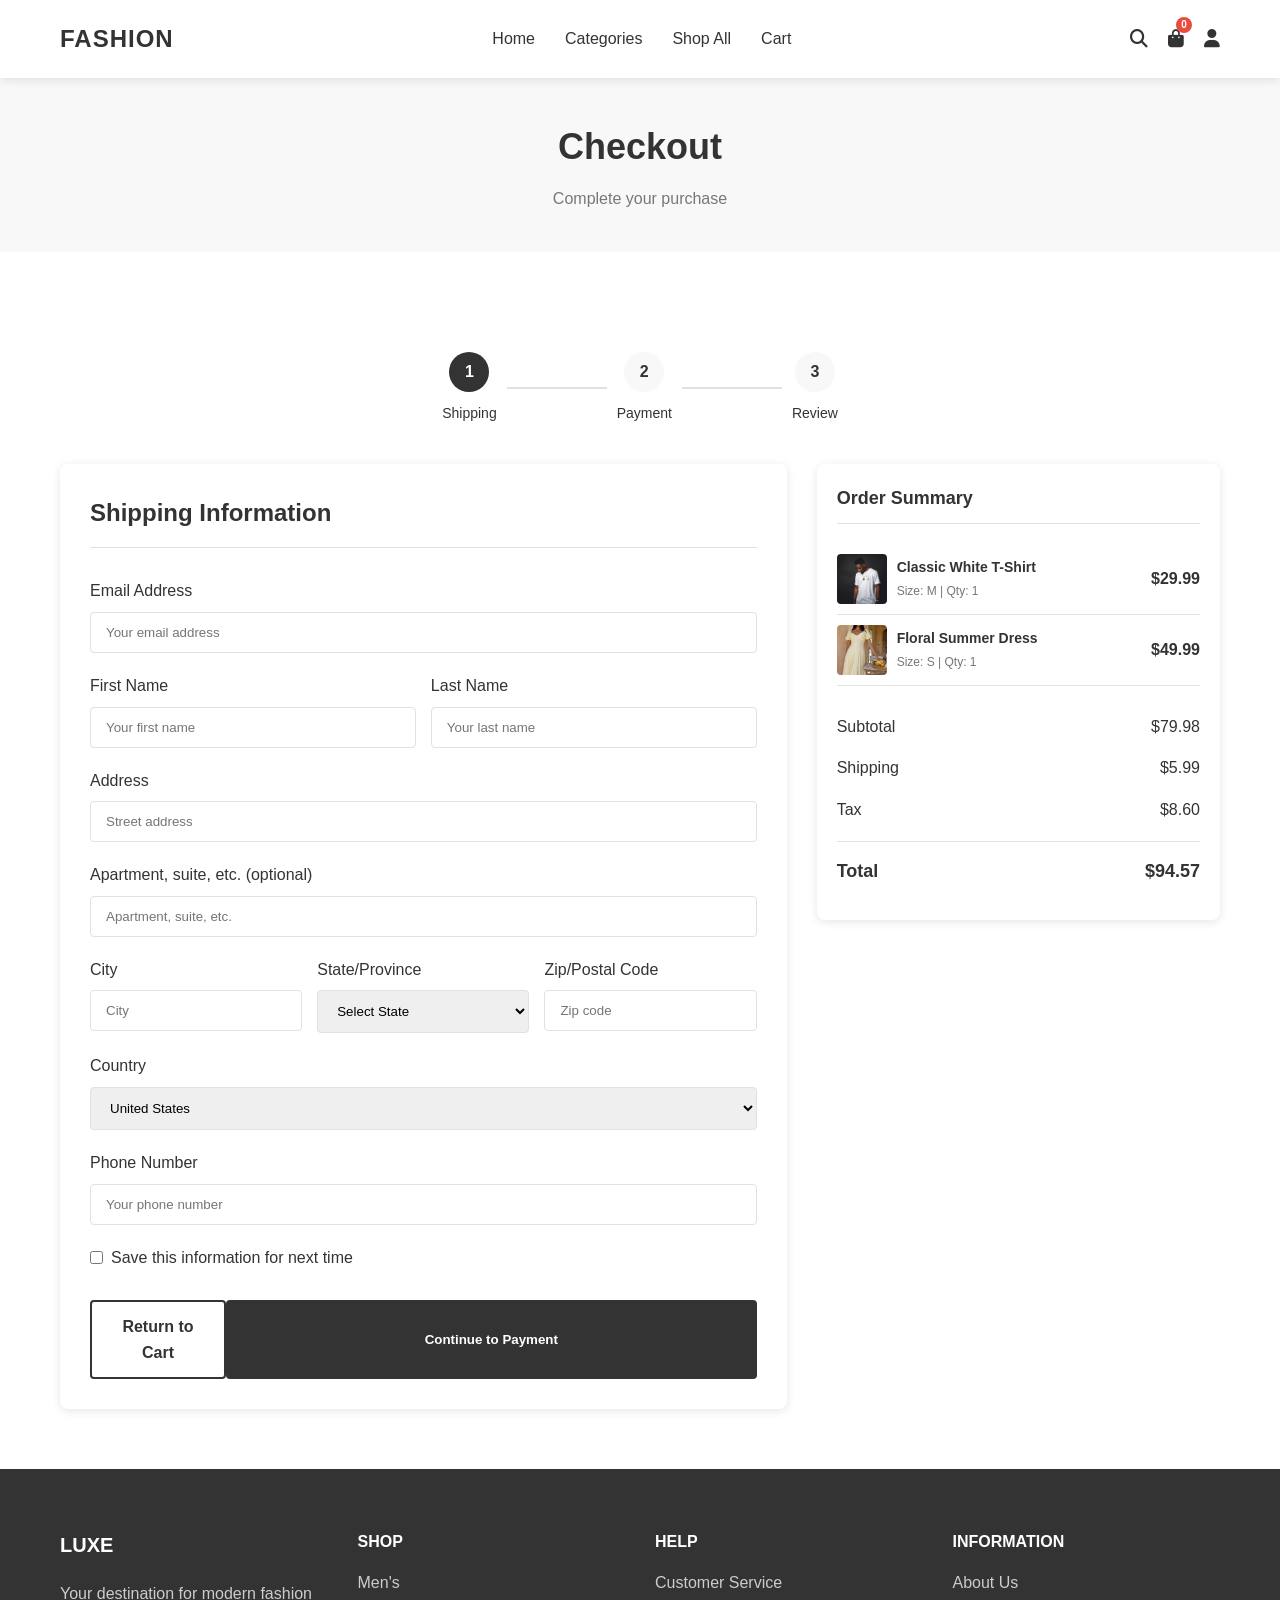
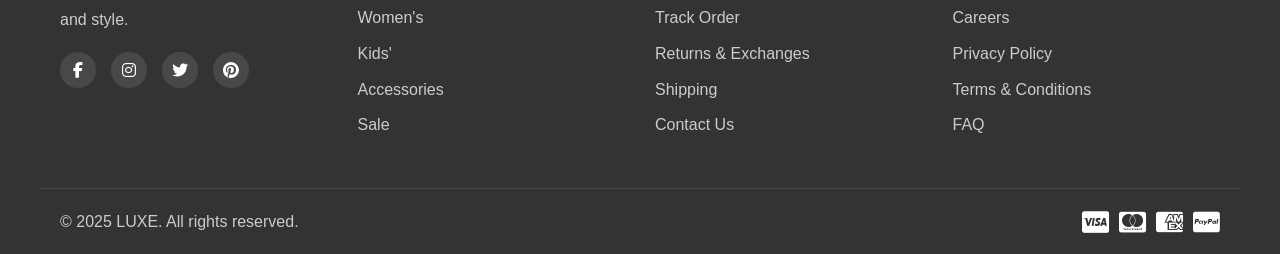
<file: Modern Frontend Final/checkout.html>
<!DOCTYPE html>
<html lang="en">
<head>
    <meta charset="UTF-8">
    <meta name="viewport" content="width=device-width, initial-scale=1.0">
    <title>Checkout - FASHION</title>
    <link rel="stylesheet" href="styles.css">
    <link rel="stylesheet" href="https://cdnjs.cloudflare.com/ajax/libs/font-awesome/6.4.0/css/all.min.css">
</head>
<body>
    <header>
        <nav class="navbar">
            <div class="logo">
                <a href="index.html">FASHION</a>
            </div>
            <div class="nav-links">
                <ul>
                    <li><a href="index.html">Home</a></li>
                    <li><a href="categories.html">Categories</a></li>
                    <li><a href="products.html">Shop All</a></li>
                    <li><a href="cart.html">Cart</a></li>
                </ul>
            </div>
            <div class="nav-icons">
                <a href="#" id="search-icon"><i class="fas fa-search"></i></a>
                <a href="cart.html"><i class="fas fa-shopping-bag"></i><span id="cart-count">0</span></a>
                <a href="login.html"><i class="fas fa-user"></i></a>
                <div class="hamburger">
                    <span></span>
                    <span></span>
                    <span></span>
                </div>
            </div>
        </nav>
        <div class="search-container">
            <input type="text" placeholder="Search for products...">
            <button><i class="fas fa-search"></i></button>
        </div>
    </header>

    <main>
        <section class="page-header">
            <div class="container">
                <h1>Checkout</h1>
                <p>Complete your purchase</p>
            </div>
        </section>

        <section class="checkout-section">
            <div class="container">
                <div class="checkout-progress">
                    <div class="progress-step active">
                        <div class="step-number">1</div>
                        <div class="step-label">Shipping</div>
                    </div>
                    <div class="progress-line"></div>
                    <div class="progress-step">
                        <div class="step-number">2</div>
                        <div class="step-label">Payment</div>
                    </div>
                    <div class="progress-line"></div>
                    <div class="progress-step">
                        <div class="step-number">3</div>
                        <div class="step-label">Review</div>
                    </div>
                </div>
                
                <div class="checkout-content">
                    <div class="checkout-form">
                        <div class="checkout-step active" id="shipping-step">
                            <h2>Shipping Information</h2>
                            <div class="form-group">
                                <label for="email">Email Address</label>
                                <input type="email" id="email" placeholder="Your email address">
                            </div>
                            <div class="form-row">
                                <div class="form-group">
                                    <label for="first-name">First Name</label>
                                    <input type="text" id="first-name" placeholder="Your first name">
                                </div>
                                <div class="form-group">
                                    <label for="last-name">Last Name</label>
                                    <input type="text" id="last-name" placeholder="Your last name">
                                </div>
                            </div>
                            <div class="form-group">
                                <label for="address">Address</label>
                                <input type="text" id="address" placeholder="Street address">
                            </div>
                            <div class="form-group">
                                <label for="address2">Apartment, suite, etc. (optional)</label>
                                <input type="text" id="address2" placeholder="Apartment, suite, etc.">
                            </div>
                            <div class="form-row">
                                <div class="form-group">
                                    <label for="city">City</label>
                                    <input type="text" id="city" placeholder="City">
                                </div>
                                <div class="form-group">
                                    <label for="state">State/Province</label>
                                    <select id="state">
                                        <option value="">Select State</option>
                                        <option value="AL">Alabama</option>
                                        <option value="AK">Alaska</option>
                                        <option value="AZ">Arizona</option>
                                        <!-- More states would be listed here -->
                                    </select>
                                </div>
                                <div class="form-group">
                                    <label for="zip">Zip/Postal Code</label>
                                    <input type="text" id="zip" placeholder="Zip code">
                                </div>
                            </div>
                            <div class="form-group">
                                <label for="country">Country</label>
                                <select id="country">
                                    <option value="US">United States</option>
                                    <option value="CA">Canada</option>
                                    <option value="UK">United Kingdom</option>
                                    <!-- More countries would be listed here -->
                                </select>
                            </div>
                            <div class="form-group">
                                <label for="phone">Phone Number</label>
                                <input type="tel" id="phone" placeholder="Your phone number">
                            </div>
                            <div class="form-options">
                                <div class="remember-me">
                                    <input type="checkbox" id="save-info">
                                    <label for="save-info">Save this information for next time</label>
                                </div>
                            </div>
                            <div class="form-actions">
                                <a href="cart.html" class="btn btn-outline">Return to Cart</a>
                                <button class="btn btn-full next-step" data-next="payment-step">Continue to Payment</button>
                            </div>
                        </div>
                        
                        <div class="checkout-step" id="payment-step">
                            <h2>Payment Method</h2>
                            <div class="payment-options">
                                <div class="payment-option">
                                    <input type="radio" name="payment-method" id="credit-card" checked>
                                    <label for="credit-card">
                                        <span class="payment-icon"><i class="far fa-credit-card"></i></span>
                                        <span>Credit Card</span>
                                    </label>
                                </div>
                                <div class="payment-option">
                                    <input type="radio" name="payment-method" id="paypal">
                                    <label for="paypal">
                                        <span class="payment-icon"><i class="fab fa-paypal"></i></span>
                                        <span>PayPal</span>
                                    </label>
                                </div>
                                <div class="payment-option">
                                    <input type="radio" name="payment-method" id="apple-pay">
                                    <label for="apple-pay">
                                        <span class="payment-icon"><i class="fab fa-apple-pay"></i></span>
                                        <span>Apple Pay</span>
                                    </label>
                                </div>
                            </div>
                            
                            <div class="credit-card-form">
                                <div class="form-group">
                                    <label for="card-number">Card Number</label>
                                    <input type="text" id="card-number" placeholder="1234 5678 9012 3456">
                                </div>
                                <div class="form-row">
                                    <div class="form-group">
                                        <label for="card-name">Name on Card</label>
                                        <input type="text" id="card-name" placeholder="John Doe">
                                    </div>
                                </div>
                                <div class="form-row">
                                    <div class="form-group">
                                        <label for="expiry">Expiration Date</label>
                                        <input type="text" id="expiry" placeholder="MM/YY">
                                    </div>
                                    <div class="form-group">
                                        <label for="cvv">CVV</label>
                                        <input type="text" id="cvv" placeholder="123">
                                    </div>
                                </div>
                            </div>
                            
                            <div class="form-actions">
                                <button class="btn btn-outline prev-step" data-prev="shipping-step">Back to Shipping</button>
                                <button class="btn btn-full next-step" data-next="review-step">Review Order</button>
                            </div>
                        </div>
                        
                        <div class="checkout-step" id="review-step">
                            <h2>Review Your Order</h2>
                            <div class="review-section">
                                <h3>Shipping Information</h3>
                                <div class="review-info" id="review-shipping">
                                    <p>John Doe</p>
                                    <p>123 Main Street, Apt 4B</p>
                                    <p>New York, NY 10001</p>
                                    <p>United States</p>
                                    <p>john.doe@example.com</p>
                                    <p>(555) 123-4567</p>
                                </div>
                                <button class="edit-btn" data-step="shipping-step">Edit</button>
                            </div>
                            
                            <div class="review-section">
                                <h3>Payment Method</h3>
                                <div class="review-info" id="review-payment">
                                    <p>Credit Card ending in 3456</p>
                                    <p>Expiration: 12/25</p>
                                </div>
                                <button class="edit-btn" data-step="payment-step">Edit</button>
                            </div>
                            
                            <div class="review-section">
                                <h3>Order Items</h3>
                                <div class="review-items">
                                    <div class="review-item">
                                        <div class="order-item-image">
                                            <img src="images/products/mens/white-tshirt.jpg" alt="Classic White T-Shirt">
                                        </div>
                                        <div class="review-item-details">
                                            <h4>Classic White T-Shirt</h4>
                                            <p>Size: M | Color: White</p>
                                            <p>Quantity: 1</p>
                                        </div>
                                        <div class="review-item-price">$29.99</div>
                                    </div>
                                    <div class="review-item">
                                        <div class="order-item-image">
                                            <img src="images/products/womens/summer-dress.jpg" alt="Floral Summer Dress">
                                        </div>
                                        <div class="review-item-details">
                                            <h4>Floral Summer Dress</h4>
                                            <p>Size: S | Color: Blue</p>
                                            <p>Quantity: 1</p>
                                        </div>
                                        <div class="review-item-price">$49.99</div>
                                    </div>
                                </div>
                            </div>
                            
                            <div class="form-options">
                                <div class="remember-me">
                                    <input type="checkbox" id="terms">
                                    <label for="terms">I agree to the <a href="#">Terms & Conditions</a> and <a href="#">Privacy Policy</a></label>
                                </div>
                            </div>
                            
                            <div class="form-actions">
                                <button class="btn btn-outline prev-step" data-prev="payment-step">Back to Payment</button>
                                <button class="btn btn-full" id="place-order">Place Order</button>
                            </div>
                        </div>
                    </div>
                    
                    <div class="order-summary">
                        <h3>Order Summary</h3>
                        <div class="order-items">
                            <div class="order-item">
                                <div class="order-item-image">
                                    <img src="images/products/mens/white-tshirt.jpg" alt="Classic White T-Shirt">
                                </div>
                                <div class="order-item-details">
                                    <h4>Classic White T-Shirt</h4>
                                    <p>Size: M | Qty: 1</p>
                                </div>
                                <div class="order-item-price">$29.99</div>
                            </div>
                            <div class="order-item">
                                <div class="order-item-image">
                                    <img src="images/products/womens/summer-dress.jpg" alt="Floral Summer Dress">
                                </div>
                                <div class="order-item-details">
                                    <h4>Floral Summer Dress</h4>
                                    <p>Size: S | Qty: 1</p>
                                </div>
                                <div class="order-item-price">$49.99</div>
                            </div>
                        </div>
                        <div class="order-totals">
                            <div class="order-total-row">
                                <span>Subtotal</span>
                                <span>$79.98</span>
                            </div>
                            <div class="order-total-row">
                                <span>Shipping</span>
                                <span>$5.99</span>
                            </div>
                            <div class="order-total-row">
                                <span>Tax</span>
                                <span>$8.60</span>
                            </div>
                            <div class="order-total-row total">
                                <span>Total</span>
                                <span>$94.57</span>
                            </div>
                        </div>
                    </div>
                </div>
            </div>
        </section>
    </main>

    <footer>
        <div class="footer-container">
            <div class="footer-column">
                <h3>LUXE</h3>
                <p>Your destination for modern fashion and style.</p>
                <div class="social-icons">
                    <a href="#"><i class="fab fa-facebook-f"></i></a>
                    <a href="#"><i class="fab fa-instagram"></i></a>
                    <a href="#"><i class="fab fa-twitter"></i></a>
                    <a href="#"><i class="fab fa-pinterest"></i></a>
                </div>
            </div>
            <div class="footer-column">
                <h4>Shop</h4>
                <ul>
                    <li><a href="products.html?category=mens">Men's</a></li>
                    <li><a href="products.html?category=womens">Women's</a></li>
                    <li><a href="products.html?category=kids">Kids'</a></li>
                    <li><a href="products.html?category=accessories">Accessories</a></li>
                    <li><a href="products.html?sale=true">Sale</a></li>
                </ul>
            </div>
            <div class="footer-column">
                <h4>Help</h4>
                <ul>
                    <li><a href="#">Customer Service</a></li>
                    <li><a href="#">Track Order</a></li>
                    <li><a href="#">Returns & Exchanges</a></li>
                    <li><a href="#">Shipping</a></li>
                    <li><a href="#">Contact Us</a></li>
                </ul>
            </div>
            <div class="footer-column">
                <h4>Information</h4>
                <ul>
                    <li><a href="#">About Us</a></li>
                    <li><a href="#">Careers</a></li>
                    <li><a href="#">Privacy Policy</a></li>
                    <li><a href="#">Terms & Conditions</a></li>
                    <li><a href="#">FAQ</a></li>
                </ul>
            </div>
        </div>
        <div class="footer-bottom">
            <p>&copy; 2025 LUXE. All rights reserved.</p>
            <div class="payment-icons">
                <i class="fab fa-cc-visa"></i>
                <i class="fab fa-cc-mastercard"></i>
                <i class="fab fa-cc-amex"></i>
                <i class="fab fa-cc-paypal"></i>
            </div>
        </div>
    </footer>

    <script src="script.js"></script>
</body>
</html>
</file>
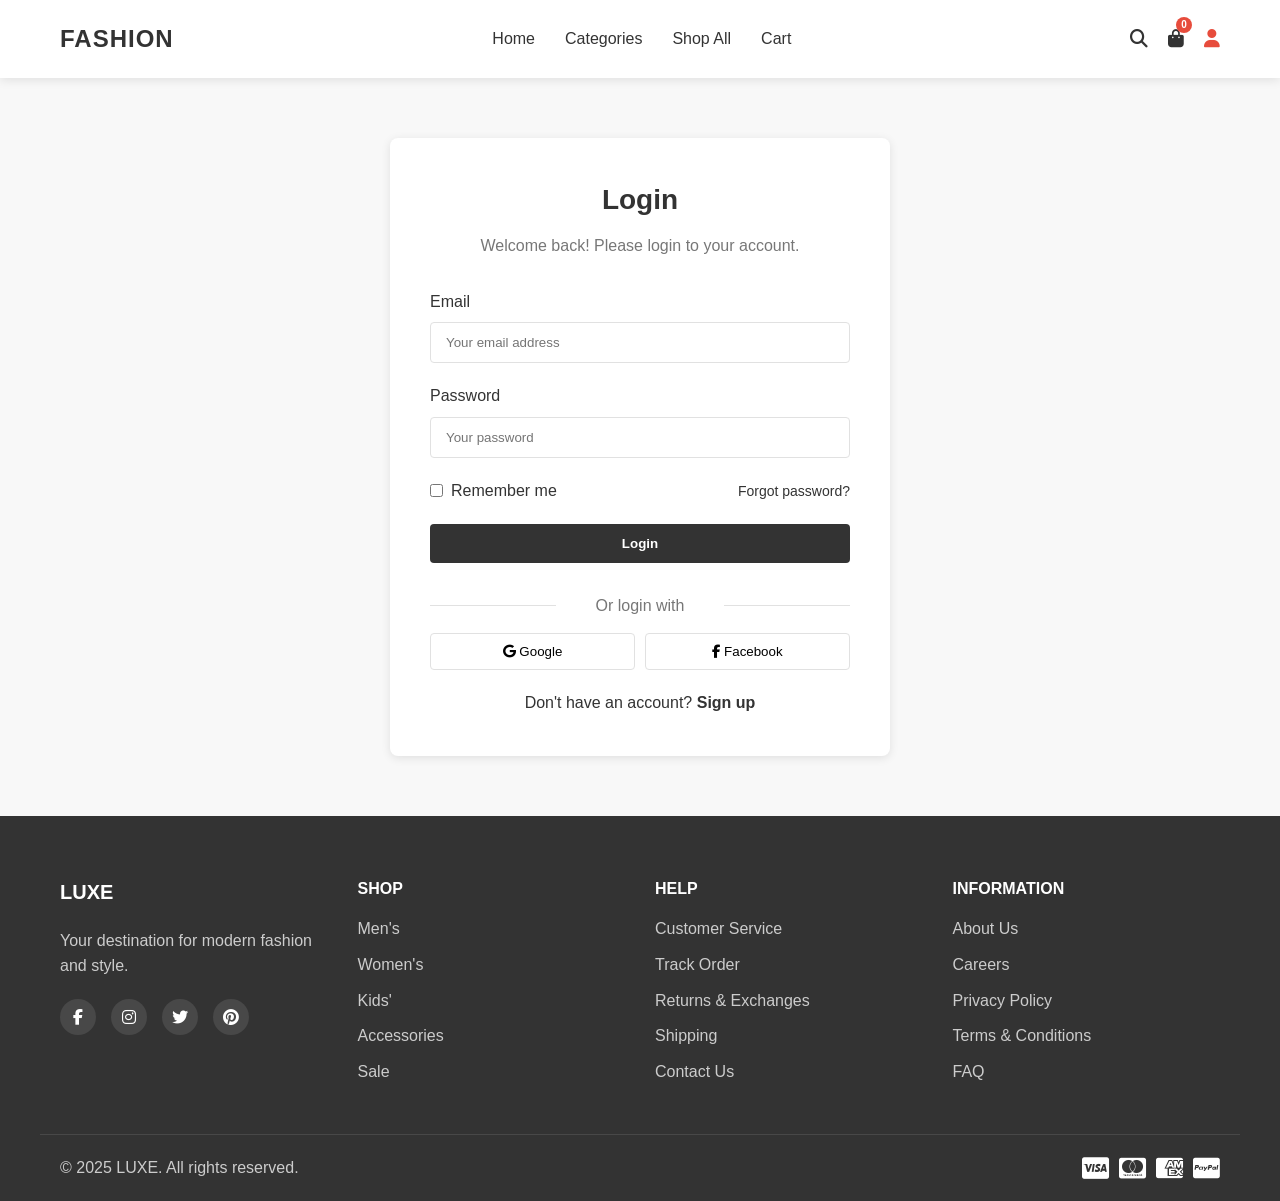
<file: Modern Frontend Final/login.html>
<!DOCTYPE html>
<html lang="en">
<head>
    <meta charset="UTF-8">
    <meta name="viewport" content="width=device-width, initial-scale=1.0">
    <title>Login - FASHION</title>
    <link rel="stylesheet" href="styles.css">
    <link rel="stylesheet" href="https://cdnjs.cloudflare.com/ajax/libs/font-awesome/6.4.0/css/all.min.css">
</head>
<body>
    <header>
        <nav class="navbar">
            <div class="logo">
                <a href="index.html">FASHION</a>
            </div>
            <div class="nav-links">
                <ul>
                    <li><a href="index.html">Home</a></li>
                    <li><a href="categories.html">Categories</a></li>
                    <li><a href="products.html">Shop All</a></li>
                    <li><a href="cart.html">Cart</a></li>
                </ul>
            </div>
            <div class="nav-icons">
                <a href="#" id="search-icon"><i class="fas fa-search"></i></a>
                <a href="cart.html"><i class="fas fa-shopping-bag"></i><span id="cart-count">0</span></a>
                <a href="login.html" class="active"><i class="fas fa-user"></i></a>
                <div class="hamburger">
                    <span></span>
                    <span></span>
                    <span></span>
                </div>
            </div>
        </nav>
        <div class="search-container">
            <input type="text" placeholder="Search for products...">
            <button><i class="fas fa-search"></i></button>
        </div>
    </header>

    <main>
        <section class="auth-section">
            <div class="auth-container">
                <div class="auth-header">
                    <h1>Login</h1>
                    <p>Welcome back! Please login to your account.</p>
                </div>
                <div class="auth-form">
                    <div class="form-group">
                        <label for="email">Email</label>
                        <input type="email" id="email" placeholder="Your email address">
                    </div>
                    <div class="form-group">
                        <label for="password">Password</label>
                        <input type="password" id="password" placeholder="Your password">
                    </div>
                    <div class="form-options">
                        <div class="remember-me">
                            <input type="checkbox" id="remember">
                            <label for="remember">Remember me</label>
                        </div>
                        <a href="#" class="forgot-password">Forgot password?</a>
                    </div>
                    <button class="btn btn-full">Login</button>
                    <div class="social-login">
                        <p>Or login with</p>
                        <div class="social-buttons">
                            <button class="social-btn google"><i class="fab fa-google"></i> Google</button>
                            <button class="social-btn facebook"><i class="fab fa-facebook-f"></i> Facebook</button>
                        </div>
                    </div>
                    <div class="auth-redirect">
                        <p>Don't have an account? <a href="signup.html">Sign up</a></p>
                    </div>
                </div>
            </div>
        </section>
    </main>

    <footer>
        <div class="footer-container">
            <div class="footer-column">
                <h3>LUXE</h3>
                <p>Your destination for modern fashion and style.</p>
                <div class="social-icons">
                    <a href="#"><i class="fab fa-facebook-f"></i></a>
                    <a href="#"><i class="fab fa-instagram"></i></a>
                    <a href="#"><i class="fab fa-twitter"></i></a>
                    <a href="#"><i class="fab fa-pinterest"></i></a>
                </div>
            </div>
            <div class="footer-column">
                <h4>Shop</h4>
                <ul>
                    <li><a href="products.html?category=mens">Men's</a></li>
                    <li><a href="products.html?category=womens">Women's</a></li>
                    <li><a href="products.html?category=kids">Kids'</a></li>
                    <li><a href="products.html?category=accessories">Accessories</a></li>
                    <li><a href="products.html?sale=true">Sale</a></li>
                </ul>
            </div>
            <div class="footer-column">
                <h4>Help</h4>
                <ul>
                    <li><a href="#">Customer Service</a></li>
                    <li><a href="#">Track Order</a></li>
                    <li><a href="#">Returns & Exchanges</a></li>
                    <li><a href="#">Shipping</a></li>
                    <li><a href="#">Contact Us</a></li>
                </ul>
            </div>
            <div class="footer-column">
                <h4>Information</h4>
                <ul>
                    <li><a href="#">About Us</a></li>
                    <li><a href="#">Careers</a></li>
                    <li><a href="#">Privacy Policy</a></li>
                    <li><a href="#">Terms & Conditions</a></li>
                    <li><a href="#">FAQ</a></li>
                </ul>
            </div>
        </div>
        <div class="footer-bottom">
            <p>&copy; 2025 LUXE. All rights reserved.</p>
            <div class="payment-icons">
                <i class="fab fa-cc-visa"></i>
                <i class="fab fa-cc-mastercard"></i>
                <i class="fab fa-cc-amex"></i>
                <i class="fab fa-cc-paypal"></i>
            </div>
        </div>
    </footer>

    <script src="script.js"></script>
</body>
</html>
</file>
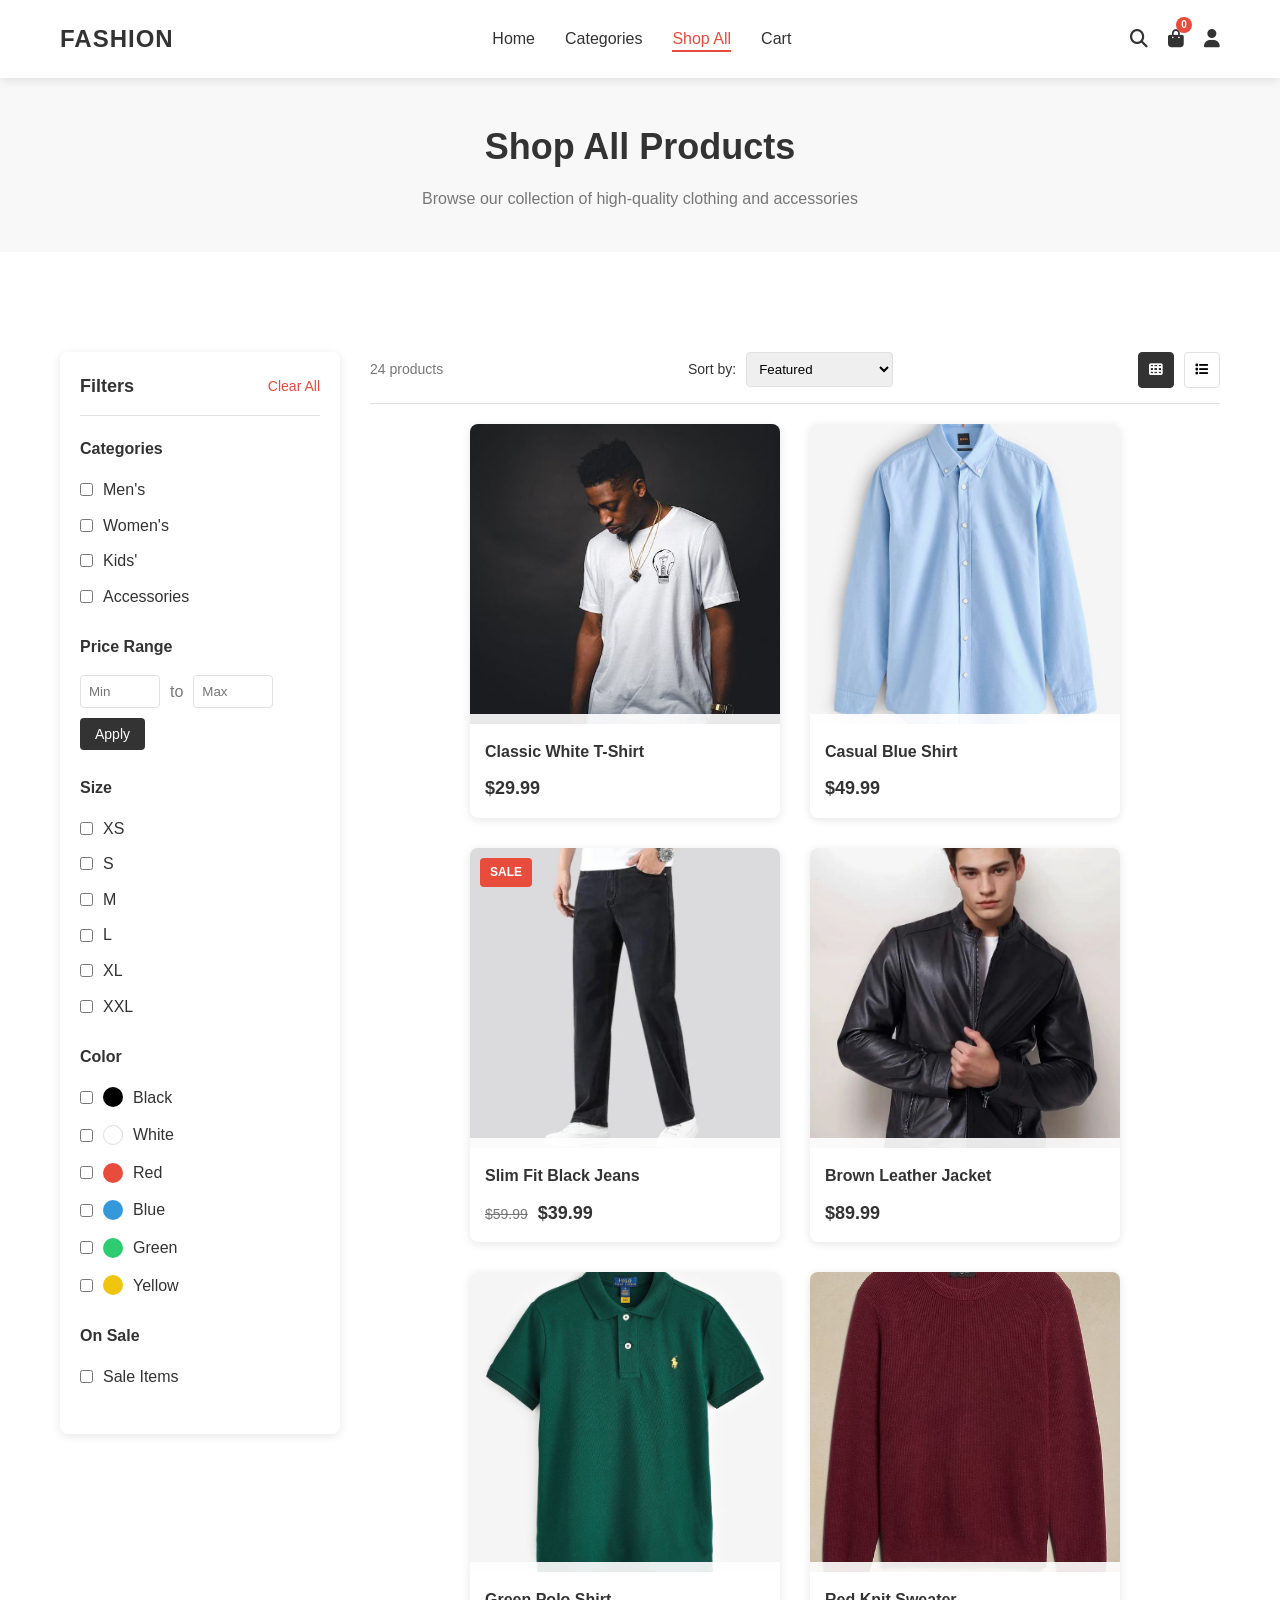
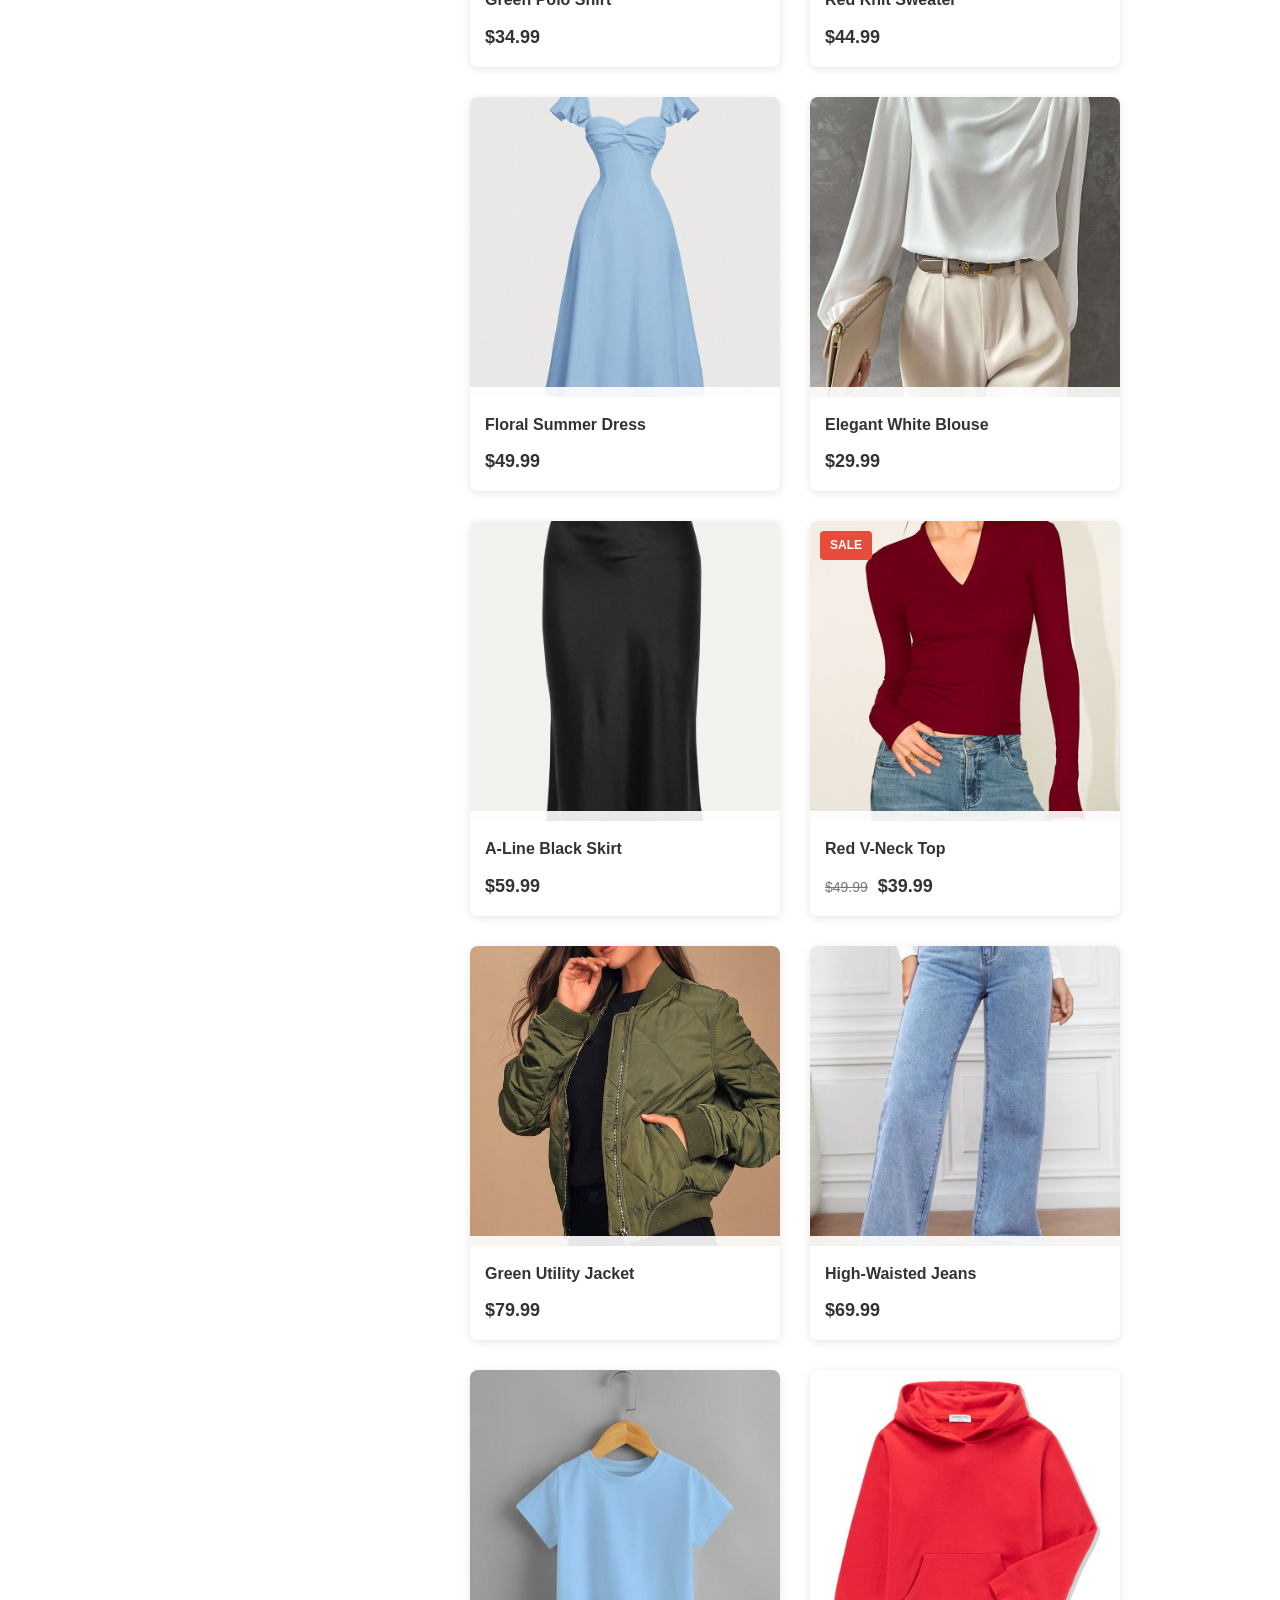
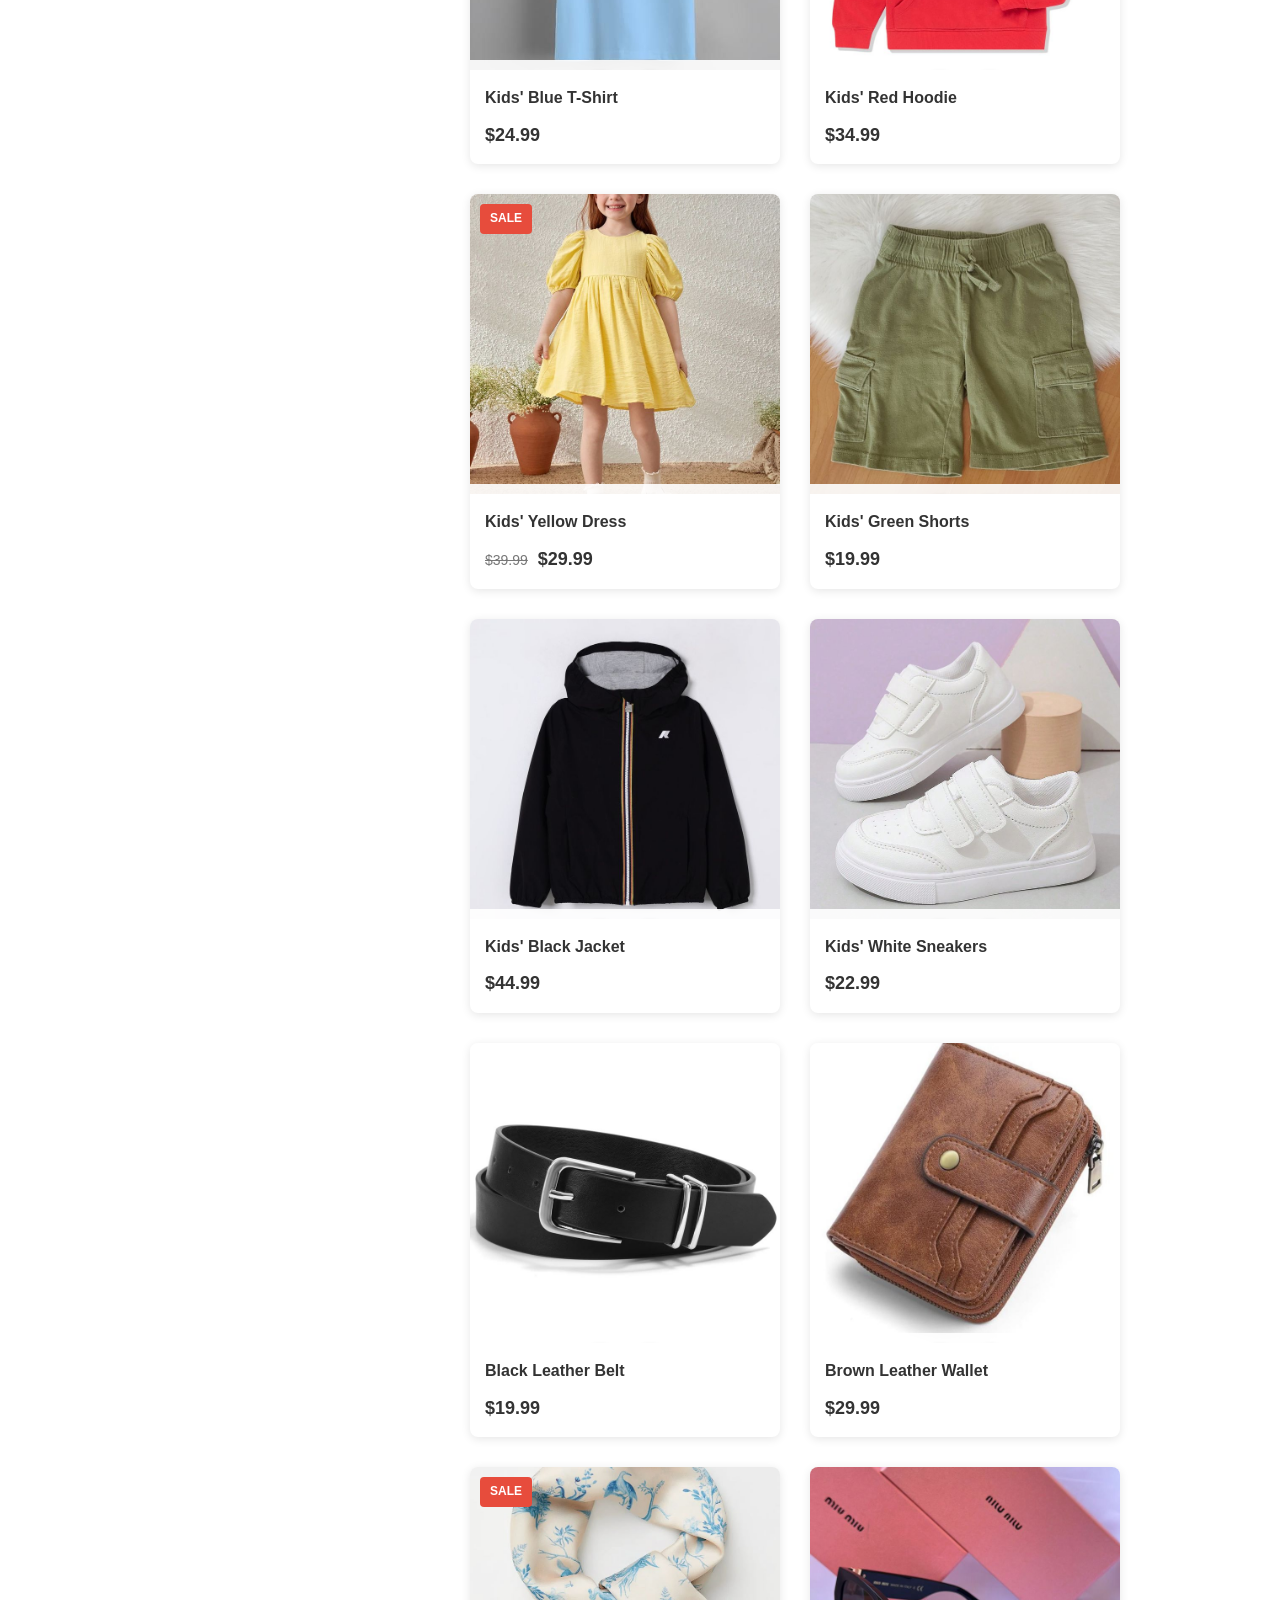
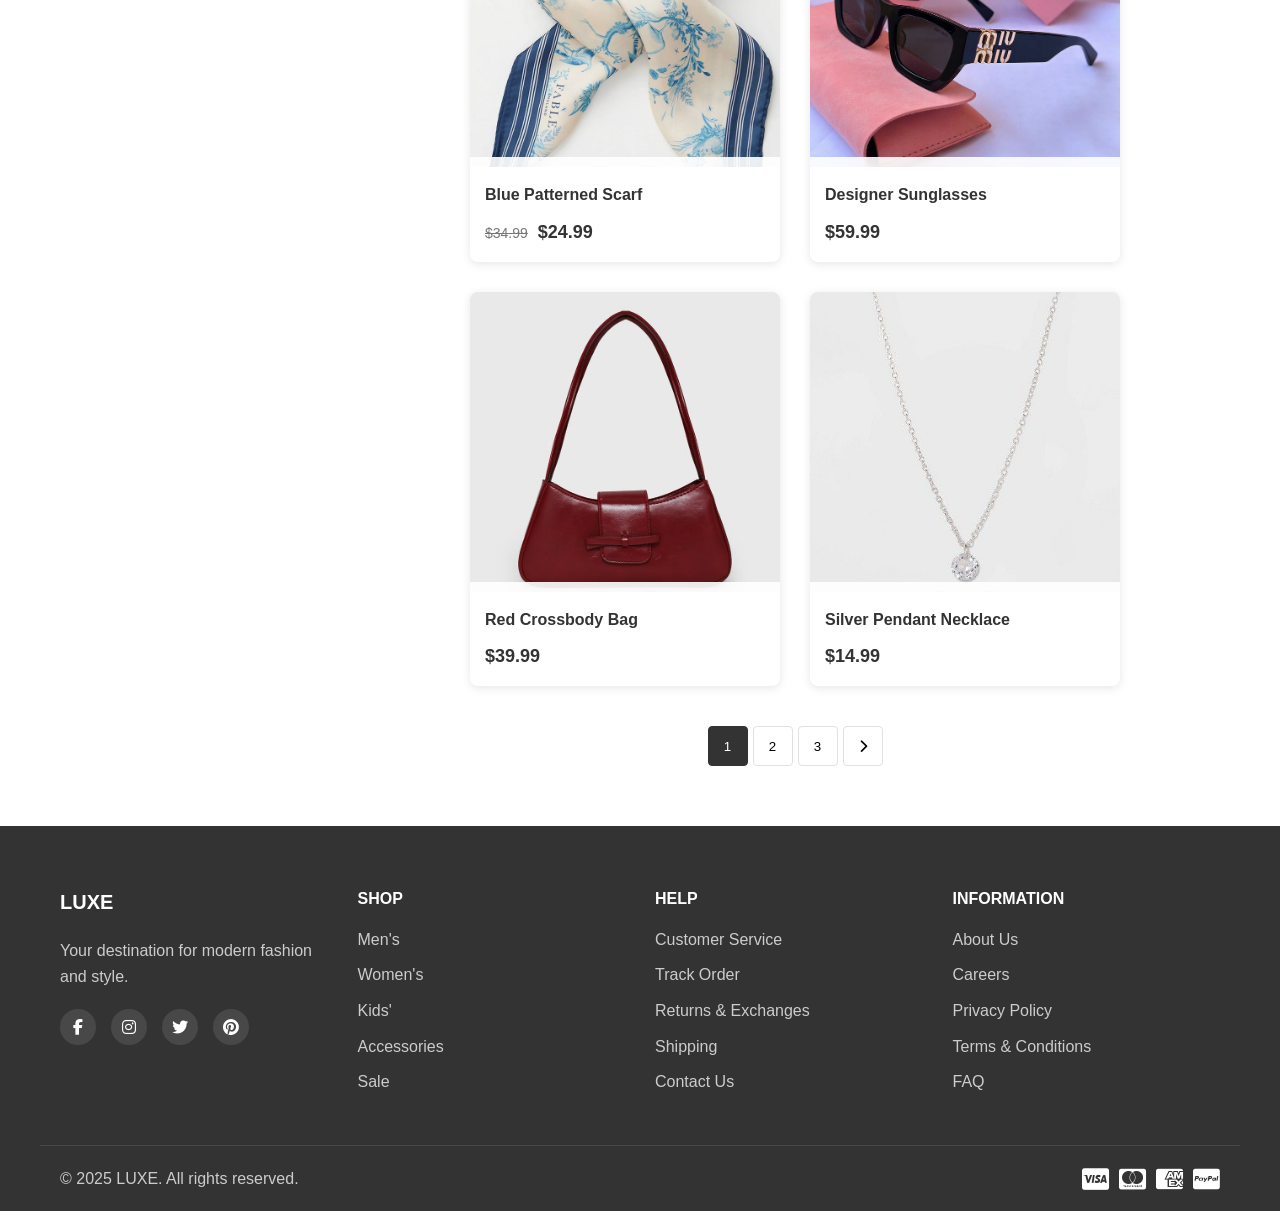
<file: Modern Frontend Final/products.html>
<!DOCTYPE html>
<html lang="en">
<head>
    <meta charset="UTF-8">
    <meta name="viewport" content="width=device-width, initial-scale=1.0">
    <title>Shop All - FASHION</title>
    <link rel="stylesheet" href="styles.css">
    <link rel="stylesheet" href="https://cdnjs.cloudflare.com/ajax/libs/font-awesome/6.4.0/css/all.min.css">
</head>
<body>
    <header>
        <nav class="navbar">
            <div class="logo">
                <a href="index.html">FASHION</a>
            </div>
            <div class="nav-links">
                <ul>
                    <li><a href="index.html">Home</a></li>
                    <li><a href="categories.html">Categories</a></li>
                    <li><a href="products.html" class="active">Shop All</a></li>
                    <li><a href="cart.html">Cart</a></li>
                </ul>
            </div>
            <div class="nav-icons">
                <a href="#" id="search-icon"><i class="fas fa-search"></i></a>
                <a href="cart.html"><i class="fas fa-shopping-bag"></i><span id="cart-count">0</span></a>
                <a href="login.html"><i class="fas fa-user"></i></a>
                <div class="hamburger">
                    <span></span>
                    <span></span>
                    <span></span>
                </div>
            </div>
        </nav>
        <div class="search-container">
            <input type="text" placeholder="Search for products...">
            <button><i class="fas fa-search"></i></button>
        </div>
    </header>

    <main>
        <section class="page-header">
            <div class="container">
                <h1 id="product-page-title">Shop All Products</h1>
                <p id="product-page-description">Browse our collection of high-quality clothing and accessories</p>
            </div>
        </section>

        <section class="products-section">
            <div class="container">
                <div class="products-layout">
                    <div class="filter-sidebar">
                        <div class="filter-header">
                            <h3>Filters</h3>
                            <button id="clear-filters">Clear All</button>
                        </div>
                        
                        <div class="filter-group">
                            <h4>Categories</h4>
                            <div class="filter-options">
                                <label class="filter-option">
                                    <input type="checkbox" name="category" value="mens">
                                    <span>Men's</span>
                                </label>
                                <label class="filter-option">
                                    <input type="checkbox" name="category" value="womens">
                                    <span>Women's</span>
                                </label>
                                <label class="filter-option">
                                    <input type="checkbox" name="category" value="kids">
                                    <span>Kids'</span>
                                </label>
                                <label class="filter-option">
                                    <input type="checkbox" name="category" value="accessories">
                                    <span>Accessories</span>
                                </label>
                            </div>
                        </div>
                        
                        <div class="filter-group">
                            <h4>Price Range</h4>
                            <div class="price-range">
                                <div class="price-inputs">
                                    <input type="number" id="min-price" placeholder="Min" min="0">
                                    <span>to</span>
                                    <input type="number" id="max-price" placeholder="Max" min="0">
                                </div>
                                <button id="apply-price">Apply</button>
                            </div>
                        </div>
                        
                        <div class="filter-group">
                            <h4>Size</h4>
                            <div class="filter-options">
                                <label class="filter-option">
                                    <input type="checkbox" name="size" value="xs">
                                    <span>XS</span>
                                </label>
                                <label class="filter-option">
                                    <input type="checkbox" name="size" value="s">
                                    <span>S</span>
                                </label>
                                <label class="filter-option">
                                    <input type="checkbox" name="size" value="m">
                                    <span>M</span>
                                </label>
                                <label class="filter-option">
                                    <input type="checkbox" name="size" value="l">
                                    <span>L</span>
                                </label>
                                <label class="filter-option">
                                    <input type="checkbox" name="size" value="xl">
                                    <span>XL</span>
                                </label>
                                <label class="filter-option">
                                    <input type="checkbox" name="size" value="xxl">
                                    <span>XXL</span>
                                </label>
                            </div>
                        </div>
                        
                        <div class="filter-group">
                            <h4>Color</h4>
                            <div class="color-options">
                                <label class="color-option">
                                    <input type="checkbox" name="color" value="black">
                                    <span class="color-circle" style="background-color: #000;"></span>
                                    <span>Black</span>
                                </label>
                                <label class="color-option">
                                    <input type="checkbox" name="color" value="white">
                                    <span class="color-circle" style="background-color: #fff; border: 1px solid #ddd;"></span>
                                    <span>White</span>
                                </label>
                                <label class="color-option">
                                    <input type="checkbox" name="color" value="red">
                                    <span class="color-circle" style="background-color: #e74c3c;"></span>
                                    <span>Red</span>
                                </label>
                                <label class="color-option">
                                    <input type="checkbox" name="color" value="blue">
                                    <span class="color-circle" style="background-color: #3498db;"></span>
                                    <span>Blue</span>
                                </label>
                                <label class="color-option">
                                    <input type="checkbox" name="color" value="green">
                                    <span class="color-circle" style="background-color: #2ecc71;"></span>
                                    <span>Green</span>
                                </label>
                                <label class="color-option">
                                    <input type="checkbox" name="color" value="yellow">
                                    <span class="color-circle" style="background-color: #f1c40f;"></span>
                                    <span>Yellow</span>
                                </label>
                            </div>
                        </div>
                        
                        <div class="filter-group">
                            <h4>On Sale</h4>
                            <div class="filter-options">
                                <label class="filter-option">
                                    <input type="checkbox" name="sale" value="true">
                                    <span>Sale Items</span>
                                </label>
                            </div>
                        </div>
                    </div>
                    
                    <div class="products-container">
                        <div class="products-header">
                            <div class="products-count">
                                <span id="product-count">24</span> products
                            </div>
                            <div class="products-sort">
                                <label for="sort-by">Sort by:</label>
                                <select id="sort-by">
                                    <option value="featured">Featured</option>
                                    <option value="price-low">Price: Low to High</option>
                                    <option value="price-high">Price: High to Low</option>
                                    <option value="newest">Newest</option>
                                    <option value="bestselling">Best Selling</option>
                                </select>
                            </div>
                            <div class="view-options">
                                <button class="view-option active" data-view="grid"><i class="fas fa-th"></i></button>
                                <button class="view-option" data-view="list"><i class="fas fa-list"></i></button>
                            </div>
                        </div>
                        
                        <div class="product-grid" id="product-grid">
                            <!-- Men's Products -->
                            <div class="product-card" data-category="mens" data-price="29.99" data-color="white">
                                <div class="product-image">
                                    <img src="images/products/mens/white-tshirt.jpg" alt="Men's White T-Shirt">
                                    <div class="product-actions">
                                        <button class="add-to-cart" data-id="m1"><i class="fas fa-shopping-bag"></i></button>
                                        <button class="quick-view" data-id="m1"><i class="fas fa-eye"></i></button>
                                    </div>
                                </div>
                                <div class="product-info">
                                    <h3>Classic White T-Shirt</h3>
                                    <div class="product-price">$29.99</div>
                                </div>
                            </div>
                            
                            <div class="product-card" data-category="mens" data-price="49.99" data-color="blue">
                                <div class="product-image">
                                    <img src="images/products/mens/blue-shirt.jpg" alt="Men's Blue Shirt">
                                    <div class="product-actions">
                                        <button class="add-to-cart" data-id="m2"><i class="fas fa-shopping-bag"></i></button>
                                        <button class="quick-view" data-id="m2"><i class="fas fa-eye"></i></button>
                                    </div>
                                </div>
                                <div class="product-info">
                                    <h3>Casual Blue Shirt</h3>
                                    <div class="product-price">$49.99</div>
                                </div>
                            </div>
                            
                            <div class="product-card" data-category="mens" data-price="39.99" data-color="black" data-sale="true">
                                <div class="product-image">
                                    <img src="images/products/mens/black-jeans.jpg" alt="Men's Black Jeans">
                                    <div class="product-tags">
                                        <span class="tag sale">Sale</span>
                                    </div>
                                    <div class="product-actions">
                                        <button class="add-to-cart" data-id="m3"><i class="fas fa-shopping-bag"></i></button>
                                        <button class="quick-view" data-id="m3"><i class="fas fa-eye"></i></button>
                                    </div>
                                </div>
                                <div class="product-info">
                                    <h3>Slim Fit Black Jeans</h3>
                                    <div class="product-price"><span class="original-price">$59.99</span> $39.99</div>
                                </div>
                            </div>
                            
                            <div class="product-card" data-category="mens" data-price="89.99" data-color="brown">
                                <div class="product-image">
                                    <img src="images/products/mens/leather-jacket.jpg" alt="Men's Brown Leather Jacket">
                                    <div class="product-actions">
                                        <button class="add-to-cart" data-id="m4"><i class="fas fa-shopping-bag"></i></button>
                                        <button class="quick-view" data-id="m4"><i class="fas fa-eye"></i></button>
                                    </div>
                                </div>
                                <div class="product-info">
                                    <h3>Brown Leather Jacket</h3>
                                    <div class="product-price">$89.99</div>
                                </div>
                            </div>
                            
                            <div class="product-card" data-category="mens" data-price="34.99" data-color="green">
                                <div class="product-image">
                                    <img src="images\products\mens\green polo.jpg" alt="Men's Green Polo Shirt">
                                    <div class="product-actions">
                                        <button class="add-to-cart" data-id="m5"><i class="fas fa-shopping-bag"></i></button>
                                        <button class="quick-view" data-id="m5"><i class="fas fa-eye"></i></button>
                                    </div>
                                </div>
                                <div class="product-info">
                                    <h3>Green Polo Shirt</h3>
                                    <div class="product-price">$34.99</div>
                                </div>
                            </div>
                            
                            <div class="product-card" data-category="mens" data-price="44.99" data-color="red">
                                <div class="product-image">
                                    <img src="images\products\mens\red sweater.jpg" alt="Men's Red Sweater">
                                    <div class="product-actions">
                                        <button class="add-to-cart" data-id="m6"><i class="fas fa-shopping-bag"></i></button>
                                        <button class="quick-view" data-id="m6"><i class="fas fa-eye"></i></button>
                                    </div>
                                </div>
                                <div class="product-info">
                                    <h3>Red Knit Sweater</h3>
                                    <div class="product-price">$44.99</div>
                                </div>
                            </div>
                            
                            <!-- Women's Products -->
                            <div class="product-card" data-category="womens" data-price="49.99" data-color="blue">
                                <div class="product-image">
                                    <img src="images\products\womens\blue dress.jpg" alt="Women Blue Dress">
                                    <div class="product-actions">
                                        <button class="add-to-cart" data-id="w1"><i class="fas fa-shopping-bag"></i></button>
                                        <button class="quick-view" data-id="w1"><i class="fas fa-eye"></i></button>
                                    </div>
                                </div>
                                <div class="product-info">
                                    <h3>Floral Summer Dress</h3>
                                    <div class="product-price">$49.99</div>
                                </div>
                            </div>
                            
                            <div class="product-card" data-category="womens" data-price="29.99" data-color="white">
                                <div class="product-image">
                                    <img src="images\products\womens\white blouse.jpg" alt="Women's White Blouse">
                                    <div class="product-actions">
                                        <button class="add-to-cart" data-id="w2"><i class="fas fa-shopping-bag"></i></button>
                                        <button class="quick-view" data-id="w2"><i class="fas fa-eye"></i></button>
                                    </div>
                                </div>
                                <div class="product-info">
                                    <h3>Elegant White Blouse</h3>
                                    <div class="product-price">$29.99</div>
                                </div>
                            </div>
                            
                            <div class="product-card" data-category="womens" data-price="59.99" data-color="black">
                                <div class="product-image">
                                    <img src="images\products\womens\black skirt.jpg" alt="Women's Black Skirt">
                                    <div class="product-actions">
                                        <button class="add-to-cart" data-id="w3"><i class="fas fa-shopping-bag"></i></button>
                                        <button class="quick-view" data-id="w3"><i class="fas fa-eye"></i></button>
                                    </div>
                                </div>
                                <div class="product-info">
                                    <h3>A-Line Black Skirt</h3>
                                    <div class="product-price">$59.99</div>
                                </div>
                            </div>
                            
                            <div class="product-card" data-category="womens" data-price="39.99" data-color="red" data-sale="true">
                                <div class="product-image">
                                    <img src="images\products\womens\red v neck.jpg" alt="Women's Red Top">
                                    <div class="product-tags">
                                        <span class="tag sale">Sale</span>
                                    </div>
                                    <div class="product-actions">
                                        <button class="add-to-cart" data-id="w4"><i class="fas fa-shopping-bag"></i></button>
                                        <button class="quick-view" data-id="w4"><i class="fas fa-eye"></i></button>
                                    </div>
                                </div>
                                <div class="product-info">
                                    <h3>Red V-Neck Top</h3>
                                    <div class="product-price"><span class="original-price">$49.99</span> $39.99</div>
                                </div>
                            </div>
                            
                            <div class="product-card" data-category="womens" data-price="79.99" data-color="green">
                                <div class="product-image">
                                    <img src="images\products\womens\green jacket.jpg" alt="Women's Green Jacket">
                                    <div class="product-actions">
                                        <button class="add-to-cart" data-id="w5"><i class="fas fa-shopping-bag"></i></button>
                                        <button class="quick-view" data-id="w5"><i class="fas fa-eye"></i></button>
                                    </div>
                                </div>
                                <div class="product-info">
                                    <h3>Green Utility Jacket</h3>
                                    <div class="product-price">$79.99</div>
                                </div>
                            </div>
                            
                            <div class="product-card" data-category="womens" data-price="69.99" data-color="blue">
                                <div class="product-image">
                                    <img src="images\products\womens\jeans.jpg" alt="Women's Blue Jeans">
                                    <div class="product-actions">
                                        <button class="add-to-cart" data-id="w6"><i class="fas fa-shopping-bag"></i></button>
                                        <button class="quick-view" data-id="w6"><i class="fas fa-eye"></i></button>
                                    </div>
                                </div>
                                <div class="product-info">
                                    <h3>High-Waisted Jeans</h3>
                                    <div class="product-price">$69.99</div>
                                </div>
                            </div>
                            
                            <!-- Kids' Products -->
                            <div class="product-card" data-category="kids" data-price="24.99" data-color="blue">
                                <div class="product-image">
                                    <img src="images\products\kids\blue tshirt.jpg" alt="Kids' Blue T-Shirt">
                                    <div class="product-actions">
                                        <button class="add-to-cart" data-id="k1"><i class="fas fa-shopping-bag"></i></button>
                                        <button class="quick-view" data-id="k1"><i class="fas fa-eye"></i></button>
                                    </div>
                                </div>
                                <div class="product-info">
                                    <h3>Kids' Blue T-Shirt</h3>
                                    <div class="product-price">$24.99</div>
                                </div>
                            </div>
                            
                            <div class="product-card" data-category="kids" data-price="34.99" data-color="red">
                                <div class="product-image">
                                    <img src="images\products\kids\red hoodie.jpg" alt="Kids' Red Hoodie">
                                    <div class="product-actions">
                                        <button class="add-to-cart" data-id="k2"><i class="fas fa-shopping-bag"></i></button>
                                        <button class="quick-view" data-id="k2"><i class="fas fa-eye"></i></button>
                                    </div>
                                </div>
                                <div class="product-info">
                                    <h3>Kids' Red Hoodie</h3>
                                    <div class="product-price">$34.99</div>
                                </div>
                            </div>
                            
                            <div class="product-card" data-category="kids" data-price="29.99" data-color="yellow" data-sale="true">
                                <div class="product-image">
                                    <img src="images\products\kids\yellow dress.jpg" alt="Kids' Yellow Dress">
                                    <div class="product-tags">
                                        <span class="tag sale">Sale</span>
                                    </div>
                                    <div class="product-actions">
                                        <button class="add-to-cart" data-id="k3"><i class="fas fa-shopping-bag"></i></button>
                                        <button class="quick-view" data-id="k3"><i class="fas fa-eye"></i></button>
                                    </div>
                                </div>
                                <div class="product-info">
                                    <h3>Kids' Yellow Dress</h3>
                                    <div class="product-price"><span class="original-price">$39.99</span> $29.99</div>
                                </div>
                            </div>
                            
                            <div class="product-card" data-category="kids" data-price="19.99" data-color="green">
                                <div class="product-image">
                                    <img src="images\products\kids\green shorts.jpg" alt="Kids' Green Shorts">
                                    <div class="product-actions">
                                        <button class="add-to-cart" data-id="k4"><i class="fas fa-shopping-bag"></i></button>
                                        <button class="quick-view" data-id="k4"><i class="fas fa-eye"></i></button>
                                    </div>
                                </div>
                                <div class="product-info">
                                    <h3>Kids' Green Shorts</h3>
                                    <div class="product-price">$19.99</div>
                                </div>
                            </div>
                            
                            <div class="product-card" data-category="kids" data-price="44.99" data-color="black">
                                <div class="product-image">
                                    <img src="images\products\kids\black jacket.jpg" alt="Kids' Black Jacket">
                                    <div class="product-actions">
                                        <button class="add-to-cart" data-id="k5"><i class="fas fa-shopping-bag"></i></button>
                                        <button class="quick-view" data-id="k5"><i class="fas fa-eye"></i></button>
                                    </div>
                                </div>
                                <div class="product-info">
                                    <h3>Kids' Black Jacket</h3>
                                    <div class="product-price">$44.99</div>
                                </div>
                            </div>
                            
                            <div class="product-card" data-category="kids" data-price="22.99" data-color="white">
                                <div class="product-image">
                                    <img src="images\products\kids\white sneaker.jpg" alt="Kids' White Sneakers">
                                    <div class="product-actions">
                                        <button class="add-to-cart" data-id="k6"><i class="fas fa-shopping-bag"></i></button>
                                        <button class="quick-view" data-id="k6"><i class="fas fa-eye"></i></button>
                                    </div>
                                </div>
                                <div class="product-info">
                                    <h3>Kids' White Sneakers</h3>
                                    <div class="product-price">$22.99</div>
                                </div>
                            </div>
                            
                            <!-- Accessories -->
                            <div class="product-card" data-category="accessories" data-price="19.99" data-color="black">
                                <div class="product-image">
                                    <img src="images\products\accessories\black belt.jpg" alt="Black Leather Belt">
                                    <div class="product-actions">
                                        <button class="add-to-cart" data-id="a1"><i class="fas fa-shopping-bag"></i></button>
                                        <button class="quick-view" data-id="a1"><i class="fas fa-eye"></i></button>
                                    </div>
                                </div>
                                <div class="product-info">
                                    <h3>Black Leather Belt</h3>
                                    <div class="product-price">$19.99</div>
                                </div>
                            </div>
                            
                            <div class="product-card" data-category="accessories" data-price="29.99" data-color="brown">
                                <div class="product-image">
                                    <img src="images\products\accessories\brown wallet.jpg" alt="Brown Leather Wallet">
                                    <div class="product-actions">
                                        <button class="add-to-cart" data-id="a2"><i class="fas fa-shopping-bag"></i></button>
                                        <button class="quick-view" data-id="a2"><i class="fas fa-eye"></i></button>
                                    </div>
                                </div>
                                <div class="product-info">
                                    <h3>Brown Leather Wallet</h3>
                                    <div class="product-price">$29.99</div>
                                </div>
                            </div>
                            
                            <div class="product-card" data-category="accessories" data-price="24.99" data-color="blue" data-sale="true">
                                <div class="product-image">
                                    <img src="images\products\accessories\blue scarf.jpg" alt="Blue Scarf">
                                    <div class="product-tags">
                                        <span class="tag sale">Sale</span>
                                    </div>
                                    <div class="product-actions">
                                        <button class="add-to-cart" data-id="a3"><i class="fas fa-shopping-bag"></i></button>
                                        <button class="quick-view" data-id="a3"><i class="fas fa-eye"></i></button>
                                    </div>
                                </div>
                                <div class="product-info">
                                    <h3>Blue Patterned Scarf</h3>
                                    <div class="product-price"><span class="original-price">$34.99</span> $24.99</div>
                                </div>
                            </div>
                            
                            <div class="product-card" data-category="accessories" data-price="59.99" data-color="black">
                                <div class="product-image">
                                    <img src="images\products\accessories\ddesigner glasses.jpg" alt="Black Sunglasses">
                                    <div class="product-actions">
                                        <button class="add-to-cart" data-id="a4"><i class="fas fa-shopping-bag"></i></button>
                                        <button class="quick-view" data-id="a4"><i class="fas fa-eye"></i></button>
                                    </div>
                                </div>
                                <div class="product-info">
                                    <h3>Designer Sunglasses</h3>
                                    <div class="product-price">$59.99</div>
                                </div>
                            </div>
                            
                            <div class="product-card" data-category="accessories" data-price="39.99" data-color="red">
                                <div class="product-image">
                                    <img src="images\products\accessories\red bag.jpg" alt="Red Handbag">
                                    <div class="product-actions">
                                        <button class="add-to-cart" data-id="a5"><i class="fas fa-shopping-bag"></i></button>
                                        <button class="quick-view" data-id="a5"><i class="fas fa-eye"></i></button>
                                    </div>
                                </div>
                                <div class="product-info">
                                    <h3>Red Crossbody Bag</h3>
                                    <div class="product-price">$39.99</div>
                                </div>
                            </div>
                            
                            <div class="product-card" data-category="accessories" data-price="14.99" data-color="silver">
                                <div class="product-image">
                                    <img src="images\products\accessories\silver.jpg" alt="Silver Necklace">
                                    <div class="product-actions">
                                        <button class="add-to-cart" data-id="a6"><i class="fas fa-shopping-bag"></i></button>
                                        <button class="quick-view" data-id="a6"><i class="fas fa-eye"></i></button>
                                    </div>
                                </div>
                                <div class="product-info">
                                    <h3>Silver Pendant Necklace</h3>
                                    <div class="product-price">$14.99</div>
                                </div>
                            </div>
                        </div>
                        
                        <div class="pagination">
                            <button class="pagination-btn active">1</button>
                            <button class="pagination-btn">2</button>
                            <button class="pagination-btn">3</button>
                            <button class="pagination-btn next"><i class="fas fa-chevron-right"></i></button>
                        </div>
                    </div>
                </div>
            </div>
        </section>
    </main>

    <footer>
        <div class="footer-container">
            <div class="footer-column">
                <h3>LUXE</h3>
                <p>Your destination for modern fashion and style.</p>
                <div class="social-icons">
                    <a href="#"><i class="fab fa-facebook-f"></i></a>
                    <a href="#"><i class="fab fa-instagram"></i></a>
                    <a href="#"><i class="fab fa-twitter"></i></a>
                    <a href="#"><i class="fab fa-pinterest"></i></a>
                </div>
            </div>
            <div class="footer-column">
                <h4>Shop</h4>
                <ul>
                    <li><a href="products.html?category=mens">Men's</a></li>
                    <li><a href="products.html?category=womens">Women's</a></li>
                    <li><a href="products.html?category=kids">Kids'</a></li>
                    <li><a href="products.html?category=accessories">Accessories</a></li>
                    <li><a href="products.html?sale=true">Sale</a></li>
                </ul>
            </div>
            <div class="footer-column">
                <h4>Help</h4>
                <ul>
                    <li><a href="#">Customer Service</a></li>
                    <li><a href="#">Track Order</a></li>
                    <li><a href="#">Returns & Exchanges</a></li>
                    <li><a href="#">Shipping</a></li>
                    <li><a href="#">Contact Us</a></li>
                </ul>
            </div>
            <div class="footer-column">
                <h4>Information</h4>
                <ul>
                    <li><a href="#">About Us</a></li>
                    <li><a href="#">Careers</a></li>
                    <li><a href="#">Privacy Policy</a></li>
                    <li><a href="#">Terms & Conditions</a></li>
                    <li><a href="#">FAQ</a></li>
                </ul>
            </div>
        </div>
        <div class="footer-bottom">
            <p>&copy; 2025 LUXE. All rights reserved.</p>
            <div class="payment-icons">
                <i class="fab fa-cc-visa"></i>
                <i class="fab fa-cc-mastercard"></i>
                <i class="fab fa-cc-amex"></i>
                <i class="fab fa-cc-paypal"></i>
            </div>
        </div>
    </footer>

    <!-- Quick View Modal -->
    <div class="modal" id="quick-view-modal">
        <div class="modal-content">
            <span class="close-modal">&times;</span>
            <div class="product-quick-view">
                <div class="product-quick-view-image">
                    <img src="images/products/mens/white-tshirt.jpg" alt="Product Image">
                </div>
                <div class="product-quick-view-details">
                    <h2 id="modal-product-title">Product Title</h2>
                    <div class="product-price" id="modal-product-price">$0.00</div>
                    <p class="product-description" id="modal-product-description">
                        Product description will appear here.
                    </p>
                    <div class="product-options">
                        <div class="size-options">
                            <h4>Size:</h4>
                            <div class="size-selector">
                                <button class="size-btn">S</button>
                                <button class="size-btn">M</button>
                                <button class="size-btn">L</button>
                                <button class="size-btn">XL</button>
                            </div>
                        </div>
                        <div class="quantity-selector">
                            <h4>Quantity:</h4>
                            <div class="quantity-controls">
                                <button class="quantity-btn minus">-</button>
                                <input type="number" value="1" min="1" max="10">
                                <button class="quantity-btn plus">+</button>
                            </div>
                        </div>
                    </div>
                    <button class="btn add-to-cart-btn" id="modal-add-to-cart">Add to Cart</button>
                    <a href="products.html" class="btn btn-outline view-details-btn">View Full Details</a>
                </div>
            </div>
        </div>
    </div>

    <script src="script.js"></script>
</body>
</html>
</file>
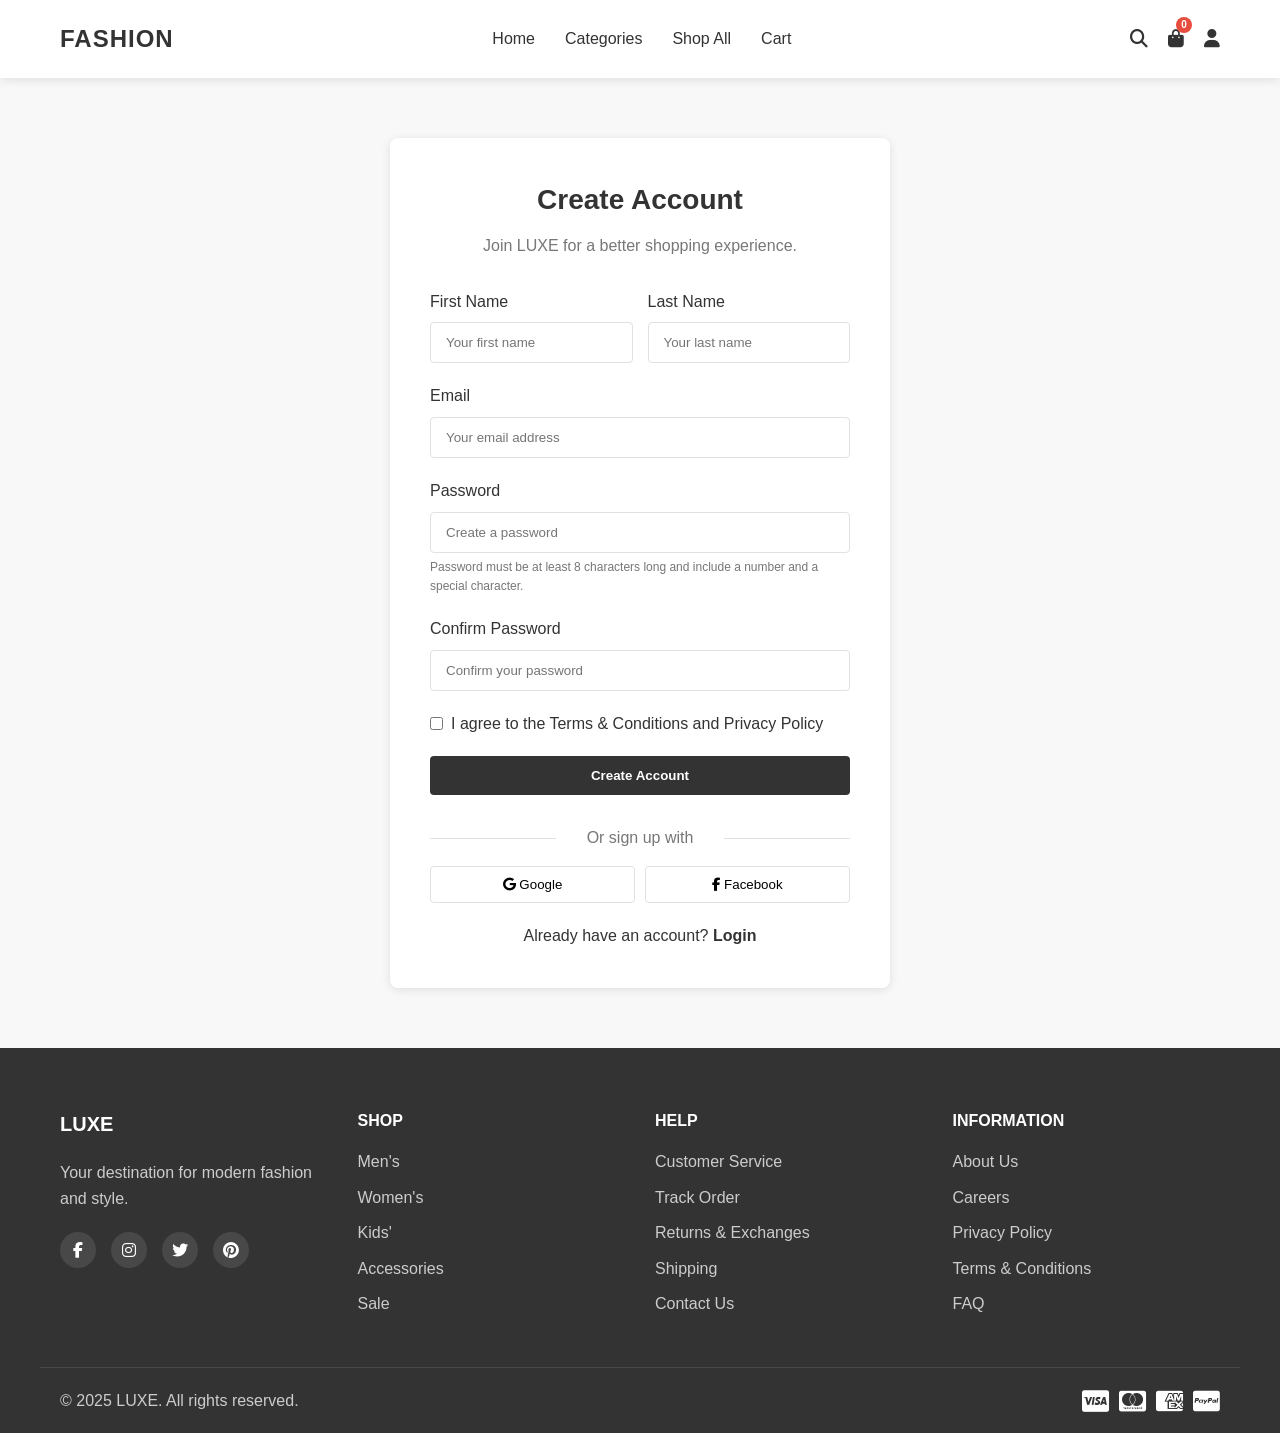
<file: Modern Frontend Final/signup.html>
<!DOCTYPE html>
<html lang="en">
<head>
    <meta charset="UTF-8">
    <meta name="viewport" content="width=device-width, initial-scale=1.0">
    <title>Sign Up - FASHION</title>
    <link rel="stylesheet" href="styles.css">
    <link rel="stylesheet" href="https://cdnjs.cloudflare.com/ajax/libs/font-awesome/6.4.0/css/all.min.css">
</head>
<body>
    <header>
        <nav class="navbar">
            <div class="logo">
                <a href="index.html">FASHION</a>
            </div>
            <div class="nav-links">
                <ul>
                    <li><a href="index.html">Home</a></li>
                    <li><a href="categories.html">Categories</a></li>
                    <li><a href="products.html">Shop All</a></li>
                    <li><a href="cart.html">Cart</a></li>
                </ul>
            </div>
            <div class="nav-icons">
                <a href="#" id="search-icon"><i class="fas fa-search"></i></a>
                <a href="cart.html"><i class="fas fa-shopping-bag"></i><span id="cart-count">0</span></a>
                <a href="login.html"><i class="fas fa-user"></i></a>
                <div class="hamburger">
                    <span></span>
                    <span></span>
                    <span></span>
                </div>
            </div>
        </nav>
        <div class="search-container">
            <input type="text" placeholder="Search for products...">
            <button><i class="fas fa-search"></i></button>
        </div>
    </header>

    <main>
        <section class="auth-section">
            <div class="auth-container">
                <div class="auth-header">
                    <h1>Create Account</h1>
                    <p>Join LUXE for a better shopping experience.</p>
                </div>
                <div class="auth-form">
                    <div class="form-row">
                        <div class="form-group">
                            <label for="first-name">First Name</label>
                            <input type="text" id="first-name" placeholder="Your first name">
                        </div>
                        <div class="form-group">
                            <label for="last-name">Last Name</label>
                            <input type="text" id="last-name" placeholder="Your last name">
                        </div>
                    </div>
                    <div class="form-group">
                        <label for="email">Email</label>
                        <input type="email" id="email" placeholder="Your email address">
                    </div>
                    <div class="form-group">
                        <label for="password">Password</label>
                        <input type="password" id="password" placeholder="Create a password">
                        <p class="password-hint">Password must be at least 8 characters long and include a number and a special character.</p>
                    </div>
                    <div class="form-group">
                        <label for="confirm-password">Confirm Password</label>
                        <input type="password" id="confirm-password" placeholder="Confirm your password">
                    </div>
                    <div class="form-options">
                        <div class="remember-me">
                            <input type="checkbox" id="terms">
                            <label for="terms">I agree to the <a href="#">Terms & Conditions</a> and <a href="#">Privacy Policy</a></label>
                        </div>
                    </div>
                    <button class="btn btn-full">Create Account</button>
                    <div class="social-login">
                        <p>Or sign up with</p>
                        <div class="social-buttons">
                            <button class="social-btn google"><i class="fab fa-google"></i> Google</button>
                            <button class="social-btn facebook"><i class="fab fa-facebook-f"></i> Facebook</button>
                        </div>
                    </div>
                    <div class="auth-redirect">
                        <p>Already have an account? <a href="login.html">Login</a></p>
                    </div>
                </div>
            </div>
        </section>
    </main>

    <footer>
        <div class="footer-container">
            <div class="footer-column">
                <h3>LUXE</h3>
                <p>Your destination for modern fashion and style.</p>
                <div class="social-icons">
                    <a href="#"><i class="fab fa-facebook-f"></i></a>
                    <a href="#"><i class="fab fa-instagram"></i></a>
                    <a href="#"><i class="fab fa-twitter"></i></a>
                    <a href="#"><i class="fab fa-pinterest"></i></a>
                </div>
            </div>
            <div class="footer-column">
                <h4>Shop</h4>
                <ul>
                    <li><a href="products.html?category=mens">Men's</a></li>
                    <li><a href="products.html?category=womens">Women's</a></li>
                    <li><a href="products.html?category=kids">Kids'</a></li>
                    <li><a href="products.html?category=accessories">Accessories</a></li>
                    <li><a href="products.html?sale=true">Sale</a></li>
                </ul>
            </div>
            <div class="footer-column">
                <h4>Help</h4>
                <ul>
                    <li><a href="#">Customer Service</a></li>
                    <li><a href="#">Track Order</a></li>
                    <li><a href="#">Returns & Exchanges</a></li>
                    <li><a href="#">Shipping</a></li>
                    <li><a href="#">Contact Us</a></li>
                </ul>
            </div>
            <div class="footer-column">
                <h4>Information</h4>
                <ul>
                    <li><a href="#">About Us</a></li>
                    <li><a href="#">Careers</a></li>
                    <li><a href="#">Privacy Policy</a></li>
                    <li><a href="#">Terms & Conditions</a></li>
                    <li><a href="#">FAQ</a></li>
                </ul>
            </div>
        </div>
        <div class="footer-bottom">
            <p>&copy; 2025 LUXE. All rights reserved.</p>
            <div class="payment-icons">
                <i class="fab fa-cc-visa"></i>
                <i class="fab fa-cc-mastercard"></i>
                <i class="fab fa-cc-amex"></i>
                <i class="fab fa-cc-paypal"></i>
            </div>
        </div>
    </footer>

    <script src="script.js"></script>
</body>
</html>
</file>
<file: Modern Frontend Final/styles.css>
/* Base Styles */
:root {
    --primary-color: #333;
    --secondary-color: #f8f8f8;
    --accent-color: #e74c3c;
    --text-color: #333;
    --light-text: #777;
    --border-color: #e1e1e1;
    --success-color: #2ecc71;
    --warning-color: #f39c12;
    --info-color: #3498db;
    --font-primary: 'Helvetica Neue', Arial, sans-serif;
    --font-heading: 'Helvetica Neue', Arial, sans-serif;
    --shadow: 0 2px 10px rgba(0, 0, 0, 0.1);
    --transition: all 0.3s ease;
}

* {
    margin: 0;
    padding: 0;
    box-sizing: border-box;
}

html {
    scroll-behavior: smooth;
}

body {
    font-family: var(--font-primary);
    color: var(--text-color);
    line-height: 1.6;
    background-color: #fff;
    
}

a {
    text-decoration: none;
    color: var(--text-color);
    transition: var(--transition);
}

ul {
    list-style: none;
}

img {
    max-width: 100%;
    height: auto;
    display: block;
}

.container {
    width: 100%;
    max-width: 1200px;
    margin: 0 auto;
    padding: 0 20px;
}

/* Button Styles */
.btn {
    display: inline-block;
    padding: 12px 24px;
    background-color: var(--primary-color);
    color: white;
    border: none;
    border-radius: 4px;
    cursor: pointer;
    font-weight: 600;
    text-align: center;
    transition: var(--transition);
}

.btn:hover {
    background-color: #000;
    transform: translateY(-2px);
}

.btn-outline {
    background-color: transparent;
    border: 2px solid var(--primary-color);
    color: var(--primary-color);
}

.btn-outline:hover {
    background-color: var(--primary-color);
    color: white;
}

.btn-full {
    width: 100%;
}

/* Header & Navigation */
header {
    position: sticky;
    top: 0;
    z-index: 1000;
    background-color: white;
    box-shadow: var(--shadow);
}

.navbar {
    display: flex;
    justify-content: space-between;
    align-items: center;
    padding: 20px;
    max-width: 1200px;
    margin: 0 auto;
}

.logo a {
    font-size: 24px;
    font-weight: 700;
    letter-spacing: 1px;
}

.nav-links ul {
    display: flex;
}

.nav-links li {
    margin: 0 15px;
}

.nav-links a {
    font-weight: 500;
    position: relative;
}

.nav-links a:hover,
.nav-icons a:hover {
    color: var(--accent-color);
}

.nav-links a.active {
    color: var(--accent-color);
}

.nav-links a.active::after,
.nav-links a:hover::after {
    content: '';
    position: absolute;
    bottom: -5px;
    left: 0;
    width: 100%;
    height: 2px;
    background-color: var(--accent-color);
}

.nav-icons {
    display: flex;
    align-items: center;
}

.nav-icons a {
    margin-left: 20px;
    font-size: 18px;
    position: relative;
}

.nav-icons a.active {
    color: var(--accent-color);
}

#cart-count {
    position: absolute;
    top: -8px;
    right: -8px;
    background-color: var(--accent-color);
    color: white;
    font-size: 10px;
    font-weight: 700;
    width: 16px;
    height: 16px;
    border-radius: 50%;
    display: flex;
    justify-content: center;
    align-items: center;
}

.hamburger {
    display: none;
    flex-direction: column;
    cursor: pointer;
    margin-left: 20px;
}

.hamburger span {
    width: 25px;
    height: 3px;
    background-color: var(--primary-color);
    margin: 2px 0;
    transition: var(--transition);
}

.search-container {
    display: none;
    padding: 10px 20px;
    background-color: #f8f8f8;
    border-top: 1px solid var(--border-color);
}

.search-container.active {
    display: flex;
}

.search-container input {
    flex: 1;
    padding: 10px;
    border: 1px solid var(--border-color);
    border-radius: 4px 0 0 4px;
    outline: none;
}

.search-container button {
    padding: 10px 15px;
    background-color: var(--primary-color);
    color: white;
    border: none;
    border-radius: 0 4px 4px 0;
    cursor: pointer;
}

/* Hero Section */
.hero {
    height: 600px;
    background-image: url('./images/banners/ChatGPT\ Image\ 30\ أبريل\ 2025،\ 09_53_28\ م.png');
    background-size: cover;
    background-position: center;
    display: flex;
    align-items: center;
    justify-content: center;
    text-align: center;
    color: white;
    position: relative;
}

.hero::before {
    content: '';
    position: absolute;
    top: 0;
    left: 0;
    width: 100%;
    height: 100%;
    background-color: rgba(0, 0, 0, 0.4);
}

.hero-content {
    position: relative;
    z-index: 1;
    max-width: 800px;
    padding: 0 20px;
}

.hero h1 {
    font-size: 48px;
    font-weight: 700;
    margin-bottom: 20px;
    text-transform: uppercase;
    letter-spacing: 2px;
}

.hero p {
    font-size: 20px;
    margin-bottom: 30px;
}

/* Section Styles */
section {
    padding: 60px 0;
}

.section-title {
    text-align: center;
    margin-bottom: 40px;
}

.section-title h2 {
    font-size: 32px;
    font-weight: 700;
    margin-bottom: 10px;
    position: relative;
    display: inline-block;
}

.section-title h2::after {
    content: '';
    position: absolute;
    bottom: -10px;
    left: 50%;
    transform: translateX(-50%);
    width: 50px;
    height: 3px;
    background-color: var(--accent-color);
}

.section-title p {
    color: var(--light-text);
    font-size: 18px;
}

/* Featured Products */
.featured-products{
    padding:25px 90px;
}
.product-grid {
    display: grid;
    grid-template-columns: repeat(auto-fill, minmax(250px, 1fr));
    gap: 30px;
}

.product-card {
    background-color: white;
    border-radius: 8px;
    overflow: hidden;
    transition: var(--transition);
    box-shadow: var(--shadow);
}

.product-card:hover {
    transform: translateY(-5px);
    box-shadow: 0 10px 20px rgba(0, 0, 0, 0.1);
}

.product-image {
    position: relative;
    overflow: hidden;
    height: 300px;
}

.product-image img {
    width: 100%;
    height: 100%;
    object-fit: cover;
    transition: transform 0.5s ease;
}

.product-card:hover .product-image img {
    transform: scale(1.05);
}

.product-tags {
    position: absolute;
    top: 10px;
    left: 10px;
    z-index: 2;
}

.tag {
    display: inline-block;
    padding: 5px 10px;
    font-size: 12px;
    font-weight: 700;
    text-transform: uppercase;
    border-radius: 4px;
    margin-right: 5px;
}

.tag.new {
    background-color: var(--info-color);
    color: white;
}

.tag.sale {
    background-color: var(--accent-color);
    color: white;
}

.tag.bestseller {
    background-color: var(--success-color);
    color: white;
}

.product-actions {
    position: absolute;
    bottom: -50px;
    left: 0;
    width: 100%;
    display: flex;
    justify-content: center;
    gap: 10px;
    padding: 10px;
    background-color: rgba(255, 255, 255, 0.9);
    transition: bottom 0.3s ease;
}

.product-card:hover .product-actions {
    bottom: 0;
}

.product-actions button {
    width: 40px;
    height: 40px;
    border-radius: 50%;
    border: none;
    background-color: white;
    color: var(--primary-color);
    cursor: pointer;
    transition: var(--transition);
    box-shadow: 0 2px 5px rgba(0, 0, 0, 0.1);
}

.product-actions button:hover {
    background-color: var(--primary-color);
    color: white;
}

.product-info {
    padding: 15px;
}

.product-info h3 {
    font-size: 16px;
    font-weight: 600;
    margin-bottom: 10px;
}

.product-price {
    font-size: 18px;
    font-weight: 700;
    color: var(--primary-color);
}

.original-price {
    text-decoration: line-through;
    color: var(--light-text);
    font-weight: 400;
    margin-right: 5px;
    font-size: 14px;
}

.view-more {
    text-align: center;
    margin-top: 40px;
}

/* Categories Section */
.categories-section{
    padding: 25px 100px;
}
.categories-grid {
    display: grid;
    grid-template-columns: repeat(auto-fill, minmax(250px, 1fr));
    gap: 20px;
}

.category-card {
    position: relative;
    border-radius: 8px;
    overflow: hidden;
    height: 300px;
    box-shadow: var(--shadow);
    transition: var(--transition);
}

.category-card:hover {
    transform: translateY(-5px);
    box-shadow: 0 10px 20px rgba(0, 0, 0, 0.1);
}

.category-card img {
    width: 100%;
    height: 100%;
    object-fit: cover;
    transition: transform 0.5s ease;
}

.category-card:hover img {
    transform: scale(1.05);
}

.category-info {
    position: absolute;
    bottom: 0;
    left: 0;
    width: 100%;
    padding: 15px;
    background: linear-gradient(to top, rgba(0, 0, 0, 0.7), transparent);
    color: white;
    transition: var(--transition);
}

.category-info h3 {
    font-size: 20px;
    font-weight: 600;
}

/* Promo Banner */
.promo-banner {
    background-image: url('images/banners/summer.jpg');
    background-size: cover;
    background-position: center;
    height: 300px;
    display: flex;
    align-items: center;
    justify-content: center;
    text-align: center;
    color: white;
    position: relative;
    margin: 60px 0;
}

.promo-banner::before {
    content: '';
    position: absolute;
    top: 0;
    left: 0;
    width: 100%;
    height: 100%;
    background-color: rgba(0, 0, 0, 0.5);
}

.promo-content {
    position: relative;
    z-index: 1;
    max-width: 600px;
    padding: 0 20px;
}

.promo-banner h2 {
    font-size: 36px;
    font-weight: 700;
    margin-bottom: 10px;
    text-transform: uppercase;
}

.promo-banner p {
    font-size: 18px;
    margin-bottom: 20px;
}

/* Newsletter */
.newsletter {
    background-color: var(--secondary-color);
    padding: 60px 0;
    text-align: center;
}

.newsletter-content {
    max-width: 600px;
    margin: 0 auto;
}

.newsletter h2 {
    font-size: 28px;
    margin-bottom: 15px;
}

.newsletter p {
    margin-bottom: 25px;
    color: var(--light-text);
}

.newsletter-form {
    display: flex;
    max-width: 500px;
    margin: 0 auto;
}

.newsletter-form input {
    flex: 1;
    padding: 12px 15px;
    border: 1px solid var(--border-color);
    border-radius: 4px 0 0 4px;
    outline: none;
}

.newsletter-form .btn {
    border-radius: 0 4px 4px 0;
}

/* Footer */
footer {
    background-color: var(--primary-color);
    color: white;
    padding: 60px 0 20px;
}

.footer-container {
    display: grid;
    grid-template-columns: repeat(auto-fit, minmax(200px, 1fr));
    gap: 30px;
    max-width: 1200px;
    margin: 0 auto;
    padding: 0 20px;
}

.footer-column h3 {
    font-size: 20px;
    margin-bottom: 20px;
}

.footer-column h4 {
    font-size: 16px;
    margin-bottom: 15px;
    text-transform: uppercase;
}

.footer-column p {
    margin-bottom: 20px;
    color: #ccc;
}

.footer-column ul li {
    margin-bottom: 10px;
}

.footer-column ul li a {
    color: #ccc;
    transition: var(--transition);
}

.footer-column ul li a:hover {
    color: white;
    padding-left: 5px;
}

.social-icons {
    display: flex;
    gap: 15px;
}

.social-icons a {
    display: flex;
    align-items: center;
    justify-content: center;
    width: 36px;
    height: 36px;
    background-color: rgba(255, 255, 255, 0.1);
    border-radius: 50%;
    color: white;
    transition: var(--transition);
}

.social-icons a:hover {
    background-color: white;
    color: var(--primary-color);
    transform: translateY(-3px);
}

.footer-bottom {
    max-width: 1200px;
    margin: 40px auto 0;
    padding: 20px 20px 0;
    border-top: 1px solid rgba(255, 255, 255, 0.1);
    display: flex;
    justify-content: space-between;
    align-items: center;
    flex-wrap: wrap;
    gap: 20px;
}

.footer-bottom p {
    color: #ccc;
}

.payment-icons {
    display: flex;
    gap: 10px;
    font-size: 24px;
}

/* Modal */
.modal {
    display: none;
    position: fixed;
    top: 0;
    left: 0;
    width: 100%;
    height: 100%;
    background-color: rgba(0, 0, 0, 0.5);
    z-index: 1100;
    overflow-y: auto;
}

.modal-content {
    background-color: white;
    margin: 50px auto;
    max-width: 900px;
    width: 90%;
    border-radius: 8px;
    box-shadow: 0 5px 15px rgba(0, 0, 0, 0.3);
    position: relative;
}

.close-modal {
    position: absolute;
    top: 15px;
    right: 20px;
    font-size: 28px;
    cursor: pointer;
    z-index: 1;
}

.product-quick-view {
    display: flex;
    flex-wrap: wrap;
}

.product-quick-view-image {
    flex: 1;
    min-width: 300px;
    padding: 30px;
}

.product-quick-view-image img {
    width: 100%;
    height: auto;
    object-fit: cover;
}

.product-quick-view-details {
    flex: 1;
    min-width: 300px;
    padding: 30px;
    border-left: 1px solid var(--border-color);
}

.product-quick-view-details h2 {
    font-size: 24px;
    margin-bottom: 10px;
}

.product-quick-view-details .product-price {
    font-size: 22px;
    margin-bottom: 20px;
}

.product-description {
    margin-bottom: 20px;
    color: var(--light-text);
}

.product-options {
    margin-bottom: 30px;
}

.product-options h4 {
    margin-bottom: 10px;
    font-weight: 600;
}

.size-selector {
    display: flex;
    gap: 10px;
    margin-bottom: 20px;
}

.size-btn {
    width: 40px;
    height: 40px;
    border: 1px solid var(--border-color);
    background-color: white;
    border-radius: 4px;
    cursor: pointer;
    transition: var(--transition);
}

.size-btn:hover,
.size-btn.active {
    background-color: var(--primary-color);
    color: white;
    border-color: var(--primary-color);
}

.quantity-selector {
    margin-bottom: 20px;
}

.quantity-controls {
    display: flex;
    align-items: center;
    max-width: 120px;
}

.quantity-btn {
    width: 30px;
    height: 30px;
    background-color: var(--secondary-color);
    border: none;
    cursor: pointer;
}

.quantity-controls input {
    width: 60px;
    height: 30px;
    text-align: center;
    border: 1px solid var(--border-color);
    border-left: none;
    border-right: none;
}

.add-to-cart-btn {
    margin-bottom: 15px;
}

/* Auth Pages */
.auth-section {
    display: flex;
    justify-content: center;
    align-items: center;
    padding: 60px 20px;
    background-color: var(--secondary-color);
}

.auth-container {
    background-color: white;
    border-radius: 8px;
    box-shadow: var(--shadow);
    width: 100%;
    max-width: 500px;
    padding: 40px;
}

.auth-header {
    text-align: center;
    margin-bottom: 30px;
}

.auth-header h1 {
    font-size: 28px;
    margin-bottom: 10px;
}

.auth-header p {
    color: var(--light-text);
}

.auth-form {
    margin-top: 20px;
}

.form-group {
    margin-bottom: 20px;
}

.form-row {
    display: flex;
    gap: 15px;
    margin-bottom: 20px;
}

.form-row .form-group {
    flex: 1;
    margin-bottom: 0;
}

.form-group label {
    display: block;
    margin-bottom: 8px;
    font-weight: 500;
}

.form-group input,
.form-group select {
    width: 100%;
    padding: 12px 15px;
    border: 1px solid var(--border-color);
    border-radius: 4px;
    outline: none;
    transition: var(--transition);
}

.form-group input:focus,
.form-group select:focus {
    border-color: var(--primary-color);
}

.password-hint {
    font-size: 12px;
    color: var(--light-text);
    margin-top: 5px;
}

.form-options {
    display: flex;
    justify-content: space-between;
    align-items: center;
    margin-bottom: 20px;
}

.remember-me {
    display: flex;
    align-items: center;
}

.remember-me input {
    margin-right: 8px;
}

.forgot-password {
    color: var(--primary-color);
    font-size: 14px;
}

.forgot-password:hover {
    text-decoration: underline;
}

.social-login {
    margin-top: 30px;
    text-align: center;
}

.social-login p {
    color: var(--light-text);
    margin-bottom: 15px;
    position: relative;
}

.social-login p::before,
.social-login p::after {
    content: '';
    position: absolute;
    top: 50%;
    width: 30%;
    height: 1px;
    background-color: var(--border-color);
}

.social-login p::before {
    left: 0;
}

.social-login p::after {
    right: 0;
}

.social-buttons {
    display: flex;
    gap: 10px;
}

.social-btn {
    flex: 1;
    padding: 10px;
    border: 1px solid var(--border-color);
    background-color: white;
    border-radius: 4px;
    cursor: pointer;
    transition: var(--transition);
}

.social-btn:hover {
    background-color: var(--secondary-color);
}

.social-btn.google:hover {
    background-color: #f2f2f2;
    color: #db4437;
}

.social-btn.facebook:hover {
    background-color: #f2f2f2;
    color: #4267B2;
}

.auth-redirect {
    text-align: center;
    margin-top: 20px;
}

.auth-redirect a {
    color: var(--primary-color);
    font-weight: 600;
}

.auth-redirect a:hover {
    text-decoration: underline;
}

/* Categories Page */
.page-header {
    background-color: var(--secondary-color);
    padding: 40px 0;
    text-align: center;
    margin-bottom: 40px;
}

.page-header h1 {
    font-size: 36px;
    margin-bottom: 10px;
}

.page-header p {
    color: var(--light-text);
    max-width: 600px;
    margin: 0 auto;
}

.category-showcase-grid {
    display: grid;
    grid-template-columns: repeat(2, 1fr);
    grid-template-rows: repeat(2, 300px);
    gap: 20px;
    margin-bottom: 60px;
}

.category-showcase-item {
    position: relative;
    border-radius: 8px;
    overflow: hidden;
    box-shadow: var(--shadow);
}

.category-showcase-item.large {
    grid-row: span 2;
}

.category-showcase-item img {
    width: 100%;
    height: 100%;
    object-fit: cover;
    transition: transform 0.5s ease;
}

.category-showcase-item:hover img {
    transform: scale(1.05);
}

.category-showcase-content {
    position: absolute;
    bottom: 0;
    left: 0;
    width: 100%;
    padding: 20px;
    background: linear-gradient(to top, rgba(0, 0, 0, 0.8), transparent);
    color: white;
}

.category-showcase-content h2 {
    font-size: 24px;
    margin-bottom: 10px;
}

.category-showcase-content p {
    margin-bottom: 15px;
    opacity: 0.9;
}
.subcategories .container{
    padding: 0px 70px;
}
.subcategories h2 {
    font-size: 24px;
    margin-bottom: 20px;
    padding-bottom: 10px;
    border-bottom: 1px solid var(--border-color);
}

.subcategory-grid {
    display: grid;
    grid-template-columns: repeat(auto-fill, minmax(200px, 1fr));
    gap: 20px;
    margin-bottom: 40px;
}

.subcategory-card {
    text-align: center;
    transition: var(--transition);
}

.subcategory-card:hover {
    transform: translateY(-5px);
}

.subcategory-card img {
    width: 100%;
    height: 200px;
    object-fit: cover;
    border-radius: 8px;
    margin-bottom: 10px;
    box-shadow: var(--shadow);
}

.subcategory-card h3 {
    font-size: 16px;
    font-weight: 600;
}

/* Products Page */
.products-layout {
    display: flex;
    gap: 30px;
}

.filter-sidebar {
    width: 280px;
    flex-shrink: 0;
    background-color: white;
    border-radius: 8px;
    box-shadow: var(--shadow);
    padding: 20px;
    height: fit-content;
}

.filter-header {
    display: flex;
    justify-content: space-between;
    align-items: center;
    margin-bottom: 20px;
    padding-bottom: 15px;
    border-bottom: 1px solid var(--border-color);
}

.filter-header h3 {
    font-size: 18px;
}

#clear-filters {
    background: none;
    border: none;
    color: var(--accent-color);
    cursor: pointer;
    font-size: 14px;
}

#clear-filters:hover {
    text-decoration: underline;
}

.filter-group {
    margin-bottom: 25px;
}

.filter-group h4 {
    font-size: 16px;
    margin-bottom: 15px;
}

.filter-options {
    display: flex;
    flex-direction: column;
    gap: 10px;
}

.filter-option {
    display: flex;
    align-items: center;
    cursor: pointer;
}

.filter-option input {
    margin-right: 10px;
}

.price-range {
    margin-top: 10px;
}

.price-inputs {
    display: flex;
    align-items: center;
    gap: 10px;
    margin-bottom: 10px;
}

.price-inputs input {
    width: 80px;
    padding: 8px;
    border: 1px solid var(--border-color);
    border-radius: 4px;
}

.price-inputs span {
    color: var(--light-text);
}

#apply-price {
    padding: 8px 15px;
    background-color: var(--primary-color);
    color: white;
    border: none;
    border-radius: 4px;
    cursor: pointer;
    font-size: 14px;
}

.color-options {
    display: flex;
    flex-direction: column;
    gap: 12px;
}

.color-option {
    display: flex;
    align-items: center;
    cursor: pointer;
}

.color-option input {
    margin-right: 10px;
}

.color-circle {
    width: 20px;
    height: 20px;
    border-radius: 50%;
    margin-right: 10px;
}

.products-container {
    flex: 1;
}

.products-header {
    display: flex;
    justify-content: space-between;
    align-items: center;
    margin-bottom: 20px;
    padding-bottom: 15px;
    border-bottom: 1px solid var(--border-color);
}

.products-count {
    font-size: 14px;
    color: var(--light-text);
}

.products-sort {
    display: flex;
    align-items: center;
    gap: 10px;
}

.products-sort label {
    font-size: 14px;
}

.products-sort select {
    padding: 8px;
    border: 1px solid var(--border-color);
    border-radius: 4px;
    outline: none;
}

.view-options {
    display: flex;
    gap: 10px;
}

.view-option {
    width: 36px;
    height: 36px;
    display: flex;
    align-items: center;
    justify-content: center;
    background-color: white;
    border: 1px solid var(--border-color);
    border-radius: 4px;
    cursor: pointer;
    transition: var(--transition);
}

.view-option.active,
.view-option:hover {
    background-color: var(--primary-color);
    color: white;
    border-color: var(--primary-color);
}

.pagination {
    display: flex;
    justify-content: center;
    margin-top: 40px;
    gap: 5px;
}

.pagination-btn {
    width: 40px;
    height: 40px;
    display: flex;
    align-items: center;
    justify-content: center;
    background-color: white;
    border: 1px solid var(--border-color);
    border-radius: 4px;
    cursor: pointer;
    transition: var(--transition);
}

.pagination-btn.active,
.pagination-btn:hover {
    background-color: var(--primary-color);
    color: white;
    border-color: var(--primary-color);
}

/* Cart Page */
.cart-section {
    min-height: 400px;
}

.empty-cart {
    text-align: center;
    padding: 60px 20px;
}

.empty-cart i {
    font-size: 60px;
    color: var(--light-text);
    margin-bottom: 20px;
}

.empty-cart h2 {
    font-size: 24px;
    margin-bottom: 10px;
}

.empty-cart p {
    color: var(--light-text);
    margin-bottom: 30px;
}

.cart-content {
    display: flex;
    flex-wrap: wrap;
    gap: 30px;
}

.cart-items {
    flex: 2;
    min-width: 500px;
}

.cart-header {
    display: grid;
    grid-template-columns: 3fr 1fr 1fr 1fr 0.5fr;
    padding: 15px 0;
    border-bottom: 1px solid var(--border-color);
    font-weight: 600;
}

.cart-item {
    display: grid;
    grid-template-columns: 3fr 1fr 1fr 1fr 0.5fr;
    padding: 20px 0;
    border-bottom: 1px solid var(--border-color);
    align-items: center;
}

.cart-item-product {
    display: flex;
    align-items: center;
    gap: 15px;
}

.cart-item-product img {
    width: 80px;
    height: 80px;
    object-fit: cover;
    border-radius: 4px;
}

.cart-item-details h3 {
    font-size: 16px;
    margin-bottom: 5px;
}

.cart-item-details p {
    font-size: 14px;
    color: var(--light-text);
}

.cart-item-price,
.cart-item-total {
    font-weight: 600;
}

.cart-item-actions button {
    background: none;
    border: none;
    color: var(--light-text);
    cursor: pointer;
    transition: var(--transition);
}

.cart-item-actions button:hover {
    color: var(--accent-color);
}

.cart-summary {
    flex: 1;
    min-width: 300px;
}

.cart-promo {
    background-color: white;
    border-radius: 8px;
    box-shadow: var(--shadow);
    padding: 20px;
    margin-bottom: 20px;
}

.cart-promo h3 {
    font-size: 18px;
    margin-bottom: 15px;
}

.promo-input {
    display: flex;
    gap: 10px;
}

.promo-input input {
    flex: 1;
    padding: 10px;
    border: 1px solid var(--border-color);
    border-radius: 4px;
    outline: none;
}

.cart-totals {
    background-color: white;
    border-radius: 8px;
    box-shadow: var(--shadow);
    padding: 20px;
}

.cart-totals h3 {
    font-size: 18px;
    margin-bottom: 15px;
    padding-bottom: 10px;
    border-bottom: 1px solid var(--border-color);
}

.cart-total-row {
    display: flex;
    justify-content: space-between;
    padding: 10px 0;
    border-bottom: 1px solid var(--border-color);
}

.cart-total-row.total {
    font-weight: 700;
    font-size: 18px;
    padding: 15px 0;
    margin-bottom: 20px;
}

.continue-shopping {
    display: block;
    text-align: center;
    margin-top: 15px;
    color: var(--primary-color);
}

.continue-shopping:hover {
    text-decoration: underline;
}

.recommended-products {
    margin-top: 60px;
}

/* Checkout Page */
.checkout-progress {
    display: flex;
    justify-content: center;
    align-items: center;
    margin-bottom: 40px;
}

.progress-step {
    display: flex;
    flex-direction: column;
    align-items: center;
    position: relative;
}

.step-number {
    width: 40px;
    height: 40px;
    border-radius: 50%;
    background-color: var(--secondary-color);
    display: flex;
    align-items: center;
    justify-content: center;
    font-weight: 600;
    margin-bottom: 10px;
    transition: var(--transition);
}

.progress-step.active .step-number {
    background-color: var(--primary-color);
    color: white;
}

.progress-line {
    width: 100px;
    height: 2px;
    background-color: var(--border-color);
    margin: 0 10px;
}

.step-label {
    font-size: 14px;
    font-weight: 500;
}

.checkout-content {
    display: flex;
    flex-wrap: wrap;
    gap: 30px;
}

.checkout-form {
    flex: 2;
    min-width: 500px;
}

.checkout-step {
    display: none;
    background-color: white;
    border-radius: 8px;
    box-shadow: var(--shadow);
    padding: 30px;
}

.checkout-step.active {
    display: block;
}

.checkout-step h2 {
    font-size: 24px;
    margin-bottom: 30px;
    padding-bottom: 15px;
    border-bottom: 1px solid var(--border-color);
}

.form-actions {
    display: flex;
    justify-content: space-between;
    margin-top: 30px;
}

.payment-options {
    margin-bottom: 30px;
}

.payment-option {
    display: flex;
    align-items: center;
    padding: 15px;
    border: 1px solid var(--border-color);
    border-radius: 4px;
    margin-bottom: 15px;
    cursor: pointer;
    transition: var(--transition);
}

.payment-option:hover {
    border-color: var(--primary-color);
}

.payment-option input {
    margin-right: 15px;
}

.payment-icon {
    display: flex;
    align-items: center;
    justify-content: center;
    width: 40px;
    height: 40px;
    background-color: var(--secondary-color);
    border-radius: 4px;
    margin-right: 15px;
}

.credit-card-form {
    margin-top: 20px;
}

.review-section {
    margin-bottom: 30px;
    position: relative;
}

.review-section h3 {
    font-size: 18px;
    margin-bottom: 15px;
}

.review-info {
    background-color: var(--secondary-color);
    padding: 15px;
    border-radius: 4px;
}

.review-info p {
    margin-bottom: 5px;
}

.edit-btn {
    position: absolute;
    top: 0;
    right: 0;
    background: none;
    border: none;
    color: var(--primary-color);
    cursor: pointer;
}

.edit-btn:hover {
    text-decoration: underline;
}

.review-items {
    margin-top: 15px;
}

.review-item {
    display: flex;
    align-items: center;
    padding: 15px 0;
    border-bottom: 1px solid var(--border-color);
}

.review-item img {
    width: 60px;
    height: 60px;
    object-fit: cover;
    border-radius: 4px;
    margin-right: 15px;
}

.review-item-details {
    flex: 1;
}

.review-item-details h4 {
    font-size: 16px;
    margin-bottom: 5px;
}

.review-item-details p {
    font-size: 14px;
    color: var(--light-text);
    margin-bottom: 3px;
}

.review-item-price {
    font-weight: 600;
}

.order-summary {
    flex: 1;
    min-width: 300px;
    background-color: white;
    border-radius: 8px;
    box-shadow: var(--shadow);
    padding: 20px;
    height: fit-content;
}

.order-summary h3 {
    font-size: 18px;
    margin-bottom: 20px;
    padding-bottom: 10px;
    border-bottom: 1px solid var(--border-color);
}

.order-items {
    margin-bottom: 20px;
}

.order-item {
    display: flex;
    align-items: center;
    padding: 10px 0;
    border-bottom: 1px solid var(--border-color);
}

.order-item img {
    width: 50px;
    height: 50px;
    object-fit: cover;
    border-radius: 4px;
    margin-right: 10px;
}

.order-item-details {
    flex: 1;
}

.order-item-details h4 {
    font-size: 14px;
    margin-bottom: 3px;
}

.order-item-details p {
    font-size: 12px;
    color: var(--light-text);
}

.order-item-price {
    font-weight: 600;
}

.order-totals {
    margin-top: 20px;
}

.order-total-row {
    display: flex;
    justify-content: space-between;
    padding: 8px 0;
}
/* .recommended-products{
   
} */
.product-grid{
    padding: 0px 100px;
}

.order-total-row.total {
    font-weight: 700;
    font-size: 18px;
    padding: 15px 0;
    margin-top: 10px;
    border-top: 1px solid var(--border-color);
}

/* Responsive Styles */
@media (max-width: 1024px) {
    .nav-links {
        display: none;
    }
    
    .hamburger {
        display: flex;
    }
    
    .hero h1 {
        font-size: 36px;
    }
    
    .category-showcase-grid {
        grid-template-columns: 1fr;
        grid-template-rows: repeat(4, 250px);
    }
    
    .category-showcase-item.large {
        grid-row: span 1;
    }
    
    .products-layout {
        flex-direction: column;
    }
    
    .filter-sidebar {
        width: 100%;
        margin-bottom: 30px;
    }
    
    .cart-header {
        display: none;
    }
    
    .cart-item {
        grid-template-columns: 1fr;
        gap: 15px;
    }
    
    .cart-item-product {
        grid-column: 1 / -1;
    }
    
    .cart-item-price,
    .cart-item-quantity,
    .cart-item-total,
    .cart-item-actions {
        display: flex;
        justify-content: space-between;
        align-items: center;
        padding: 5px 0;
    }
    
    .cart-item-price::before {
        content: 'Price:';
        font-weight: normal;
    }
    
    .cart-item-quantity::before {
        content: 'Quantity:';
        font-weight: normal;
    }
    
    .cart-item-total::before {
        content: 'Total:';
        font-weight: normal;
    }
}

@media (max-width: 768px) {
    .hero {
        height: 400px;
    }
    
    .hero h1 {
        font-size: 28px;
    }
    
    .hero p {
        font-size: 16px;
    }
    
    .product-grid {
        grid-template-columns: repeat(auto-fill, minmax(200px, 1fr));
    }
    
    .footer-container {
        grid-template-columns: repeat(2, 1fr);
    }
    
    .product-quick-view {
        flex-direction: column;
    }
    
    .product-quick-view-details {
        border-left: none;
        border-top: 1px solid var(--border-color);
    }
    
    .auth-container {
        padding: 30px 20px;
    }
    
    .form-row {
        flex-direction: column;
        gap: 20px;
    }
    
    .checkout-progress {
        flex-direction: column;
        gap: 20px;
    }
    
    .progress-line {
        width: 2px;
        height: 30px;
        margin: 0;
    }
}

@media (max-width: 480px) {
    .hero h1 {
        font-size: 24px;
    }
    
    .section-title h2 {
        font-size: 24px;
    }
    
    .product-grid {
        grid-template-columns: 1fr;
    }
    
    .categories-grid {
        grid-template-columns: 1fr;
    }
    
    .footer-container {
        grid-template-columns: 1fr;
    }
    
    .footer-bottom {
        flex-direction: column;
        text-align: center;
    }
    
    .payment-icons {
        justify-content: center;
    }
    
    .social-buttons {
        flex-direction: column;
    }
}
</file>
